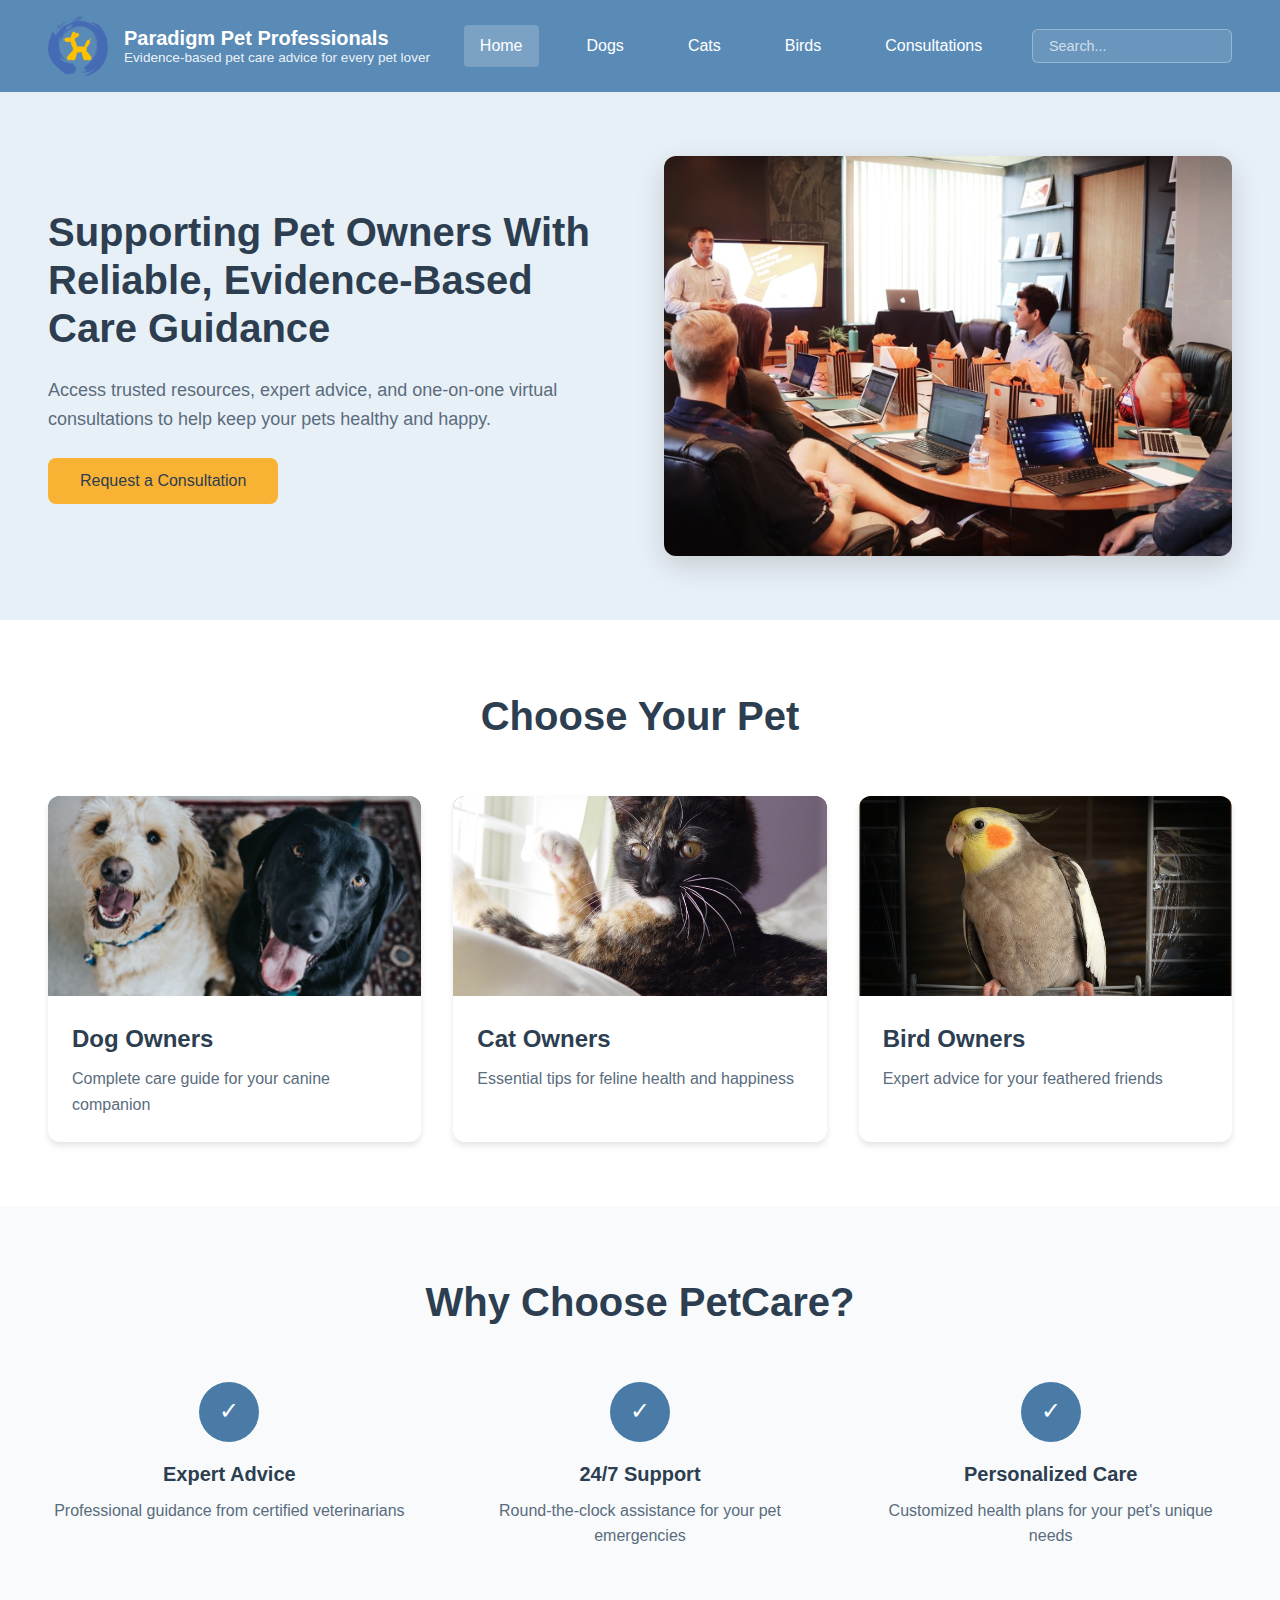
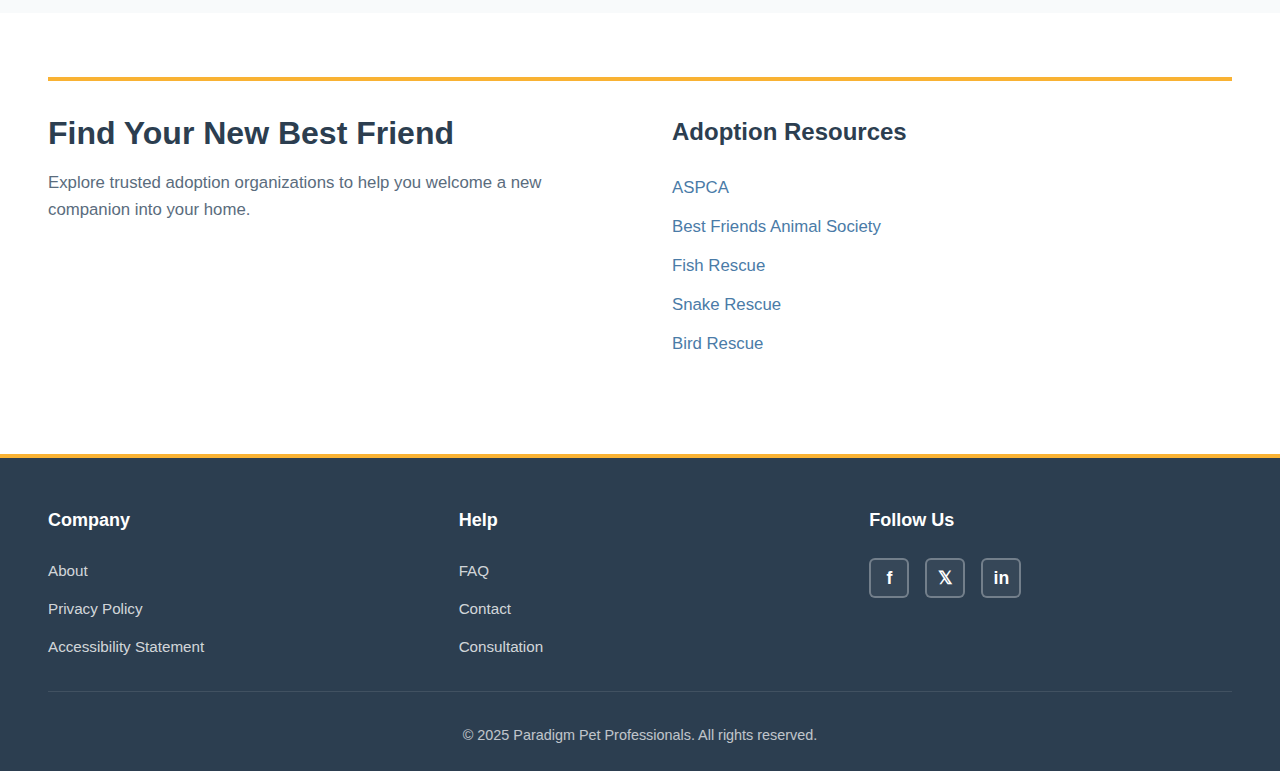
<file: index.html>
<!DOCTYPE html>
<html lang="en">
<head>
    <meta charset="UTF-8">
    <meta name="viewport" content="width=device-width, initial-scale=1.0">
    <title>Paradigm Pet Professionals - Home</title>
    <link rel="stylesheet" href="styles.css">
</head>
<body>
    <div class="page-container">
        <!-- Navigation -->
        <nav class="nav">
            <div class="nav-content">
                <div class="nav-left">
                    <div class="nav-logo">
                        <img src="images/logo.png" alt="Paradigm Pet Professionals Logo">
                    </div>
                    <div class="nav-brand-info">
                        <div class="nav-brand">Paradigm Pet Professionals</div>
                        <div class="nav-tagline">Evidence-based pet care advice for every pet lover</div>
                    </div>
                </div>
                <div class="nav-links">
                    <a href="index.html" class="nav-link active">Home</a>
                    <a href="dogs.html" class="nav-link">Dogs</a>
                    <a href="cats.html" class="nav-link">Cats</a>
                    <a href="birds.html" class="nav-link">Birds</a>
                    <a href="consultation.html" class="nav-link">Consultations</a>
                </div>
                <div class="nav-search">
                    <input type="text" class="nav-search-input" placeholder="Search...">
                </div>
            </div>
        </nav>

        <!-- Hero Section -->
        <section class="hero">
            <div class="hero-content">
                <div class="hero-text">
                    <h1 class="hero-title">Supporting Pet Owners With Reliable, Evidence-Based Care Guidance</h1>
                    <p class="hero-subtitle">Access trusted resources, expert advice, and one-on-one virtual consultations to help keep your pets healthy and happy.</p>
                    <div>
                        <button class="btn btn-primary" onclick="window.location.href='consultation.html'">
                            Request a Consultation
                        </button>
                    </div>
                </div>
                <div class="hero-image">
                    <img src="images/teams.png" alt="Team consultation meeting">
                </div>
            </div>
        </section>

        <!-- Pet Categories -->
        <section class="section">
            <div class="container">
                <h2 class="section-title">Choose Your Pet</h2>
                <div class="card-grid">
                    <!-- Dog Card -->
                    <div class="card card-clickable" onclick="window.location.href='dogs.html'">
                        <div class="card-image" style="background: linear-gradient(135deg, #4A7BA7 0%, #5A8BB7 100%);">
                            <div class="card-icon"> <img src="images/dog1.png" alt="dog picture"></div>
                        </div>
                        <div class="card-content">
                            <h3 class="card-title">Dog Owners</h3>
                            <p class="card-description">Complete care guide for your canine companion</p>
                        </div>
                    </div>

                    <!-- Cat Card -->
                    <div class="card card-clickable" onclick="window.location.href='cats.html'">
                        <div class="card-image" style="background: linear-gradient(135deg, #8B5A8E 0%, #9B6A9E 100%);">
                            <div class="card-icon"> <img src="images/cat1.png" alt="cat picture"></div>
                        </div>
                        <div class="card-content">
                            <h3 class="card-title">Cat Owners</h3>
                            <p class="card-description">Essential tips for feline health and happiness</p>
                        </div>
                    </div>

                    <!-- Bird Card -->
                    <div class="card card-clickable" onclick="window.location.href='birds.html'">
                        <div class="card-image" style="background: linear-gradient(135deg, #E67E22 0%, #F68E32 100%);">
                            <div class="card-icon"> <img src="images/bird.png" alt="bird image"></div>
                        </div>
                        <div class="card-content">
                            <h3 class="card-title">Bird Owners</h3>
                            <p class="card-description">Expert advice for your feathered friends</p>
                        </div>
                    </div>
                </div>
            </div>
        </section>

        <!-- Features Section -->
        <section class="section section-gray">
            <div class="container">
                <h2 class="section-title">Why Choose PetCare?</h2>
                <div class="feature-grid">
                    <div class="feature">
                        <div class="feature-icon">✓</div>
                        <h3 class="feature-title">Expert Advice</h3>
                        <p class="feature-description">Professional guidance from certified veterinarians</p>
                    </div>
                    <div class="feature">
                        <div class="feature-icon">✓</div>
                        <h3 class="feature-title">24/7 Support</h3>
                        <p class="feature-description">Round-the-clock assistance for your pet emergencies</p>
                    </div>
                    <div class="feature">
                        <div class="feature-icon">✓</div>
                        <h3 class="feature-title">Personalized Care</h3>
                        <p class="feature-description">Customized health plans for your pet's unique needs</p>
                    </div>
                </div>
            </div>
        </section>

        <!-- Adoption Resources Section -->
        <section class="section">
            <div class="container">
                <div class="adoption-section">
                    <div class="adoption-content">
                        <h2 class="adoption-title">Find Your New Best Friend</h2>
                        <p class="adoption-description">Explore trusted adoption organizations to help you welcome a new companion into your home.</p>
                    </div>
                    <div class="adoption-resources">
                        <h3 class="resources-title">Adoption Resources</h3>
                        <ul class="resources-list">
                            <li><a href="https://www.aspca.org" target="_blank" class="resource-link">ASPCA</a></li>
                            <li><a href="https://bestfriends.org" target="_blank" class="resource-link">Best Friends Animal Society</a></li>
                            <li><a href="https://www.fishrescue.org" target="_blank" class="resource-link">Fish Rescue</a></li>
                            <li><a href="https://www.snakerescue.org" target="_blank" class="resource-link">Snake Rescue</a></li>
                            <li><a href="https://www.birdrescue.org" target="_blank" class="resource-link">Bird Rescue</a></li>
                        </ul>
                    </div>
                </div>
            </div>
        </section>

        <!-- Footer -->
        <footer class="footer">
            <div class="container">
                <div class="footer-content">
                    <div class="footer-column">
                        <h3 class="footer-heading">Company</h3>
                        <ul class="footer-links">
                            <li><a href="#" class="footer-link">About</a></li>
                            <li><a href="#" class="footer-link">Privacy Policy</a></li>
                            <li><a href="#" class="footer-link">Accessibility Statement</a></li>
                        </ul>
                    </div>
                    <div class="footer-column">
                        <h3 class="footer-heading">Help</h3>
                        <ul class="footer-links">
                            <li><a href="#" class="footer-link">FAQ</a></li>
                            <li><a href="#" class="footer-link">Contact</a></li>
                            <li><a href="consultation.html" class="footer-link">Consultation</a></li>
                        </ul>
                    </div>
                    <div class="footer-column">
                        <h3 class="footer-heading">Follow Us</h3>
                        <div class="footer-social">
                            <a href="#" class="social-link" aria-label="Facebook">
                                <span class="social-icon">f</span>
                            </a>
                            <a href="#" class="social-link" aria-label="Twitter">
                                <span class="social-icon">𝕏</span>
                            </a>
                            <a href="#" class="social-link" aria-label="LinkedIn">
                                <span class="social-icon">in</span>
                            </a>
                        </div>
                    </div>
                </div>
                <div class="footer-bottom">
                    <p class="footer-text">© 2025 Paradigm Pet Professionals. All rights reserved.</p>
                </div>
            </div>
        </footer>
    </div>
</body>
</html>
</file>
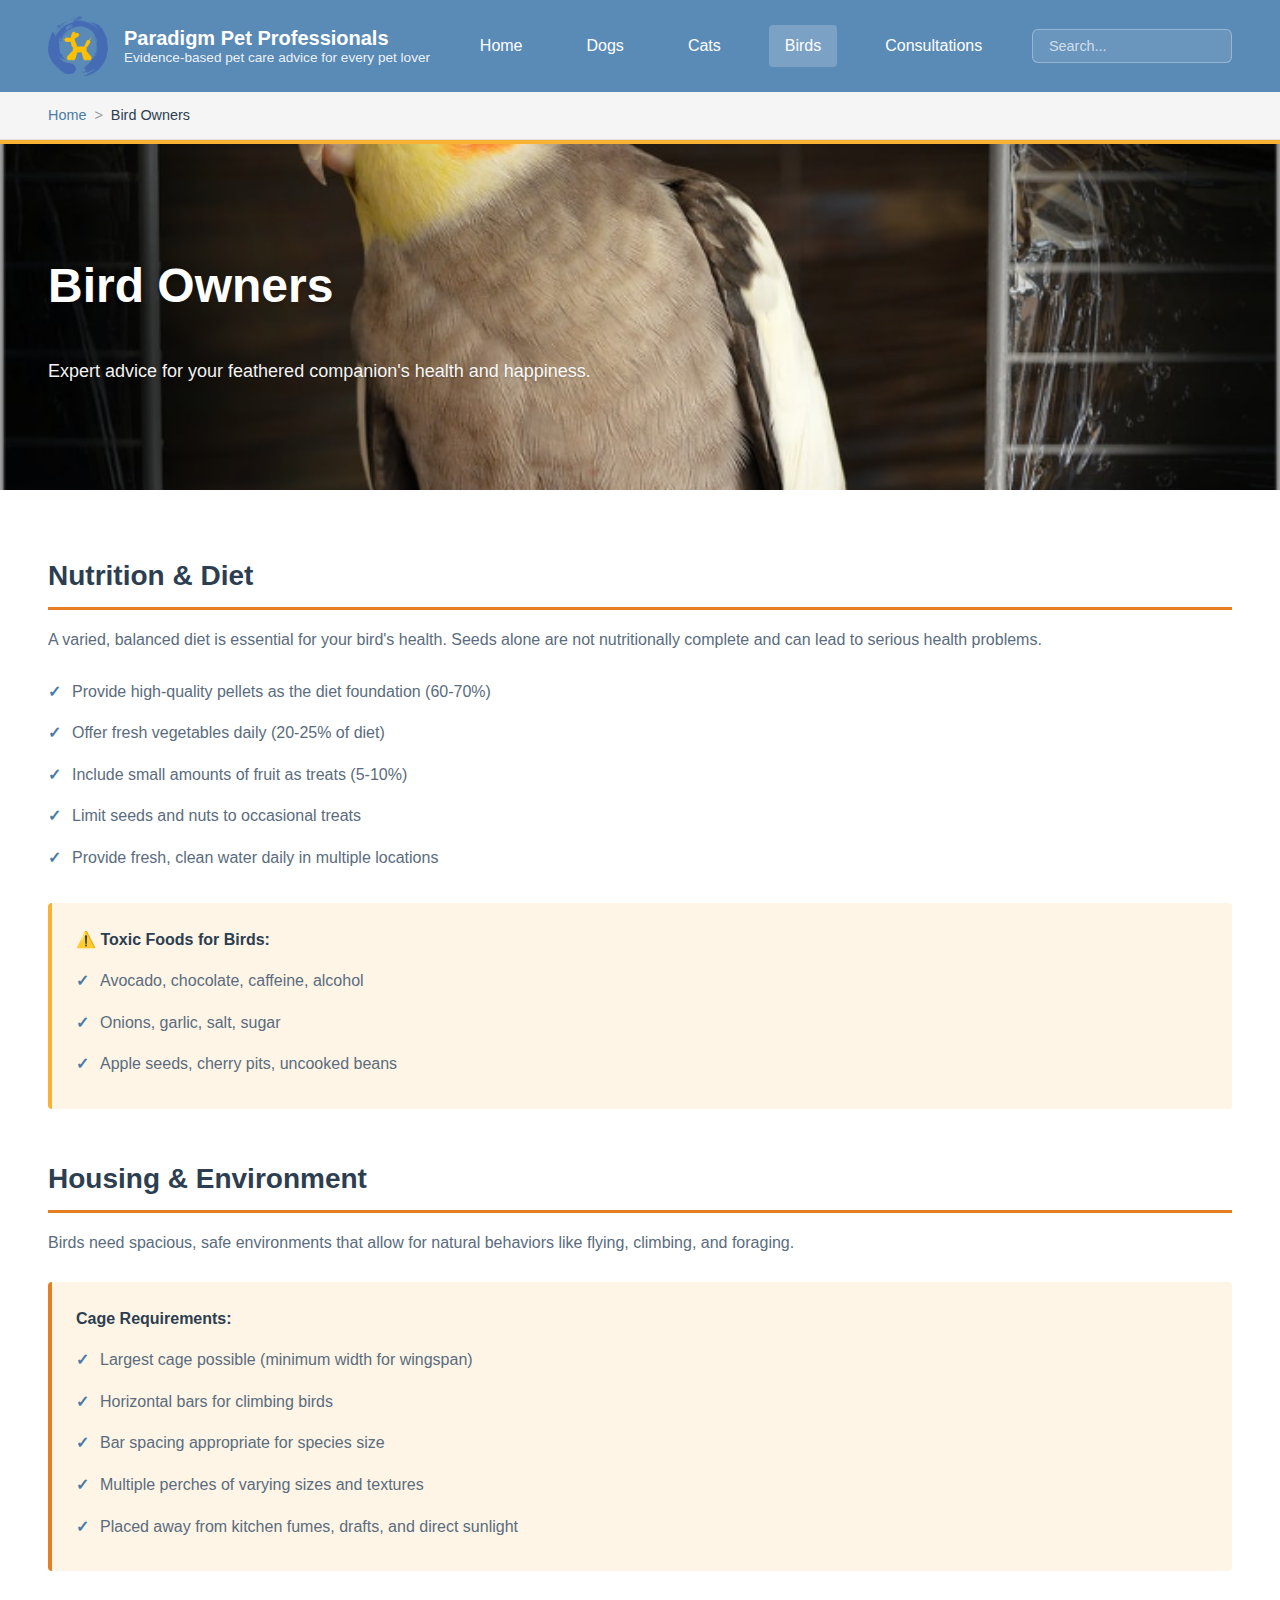
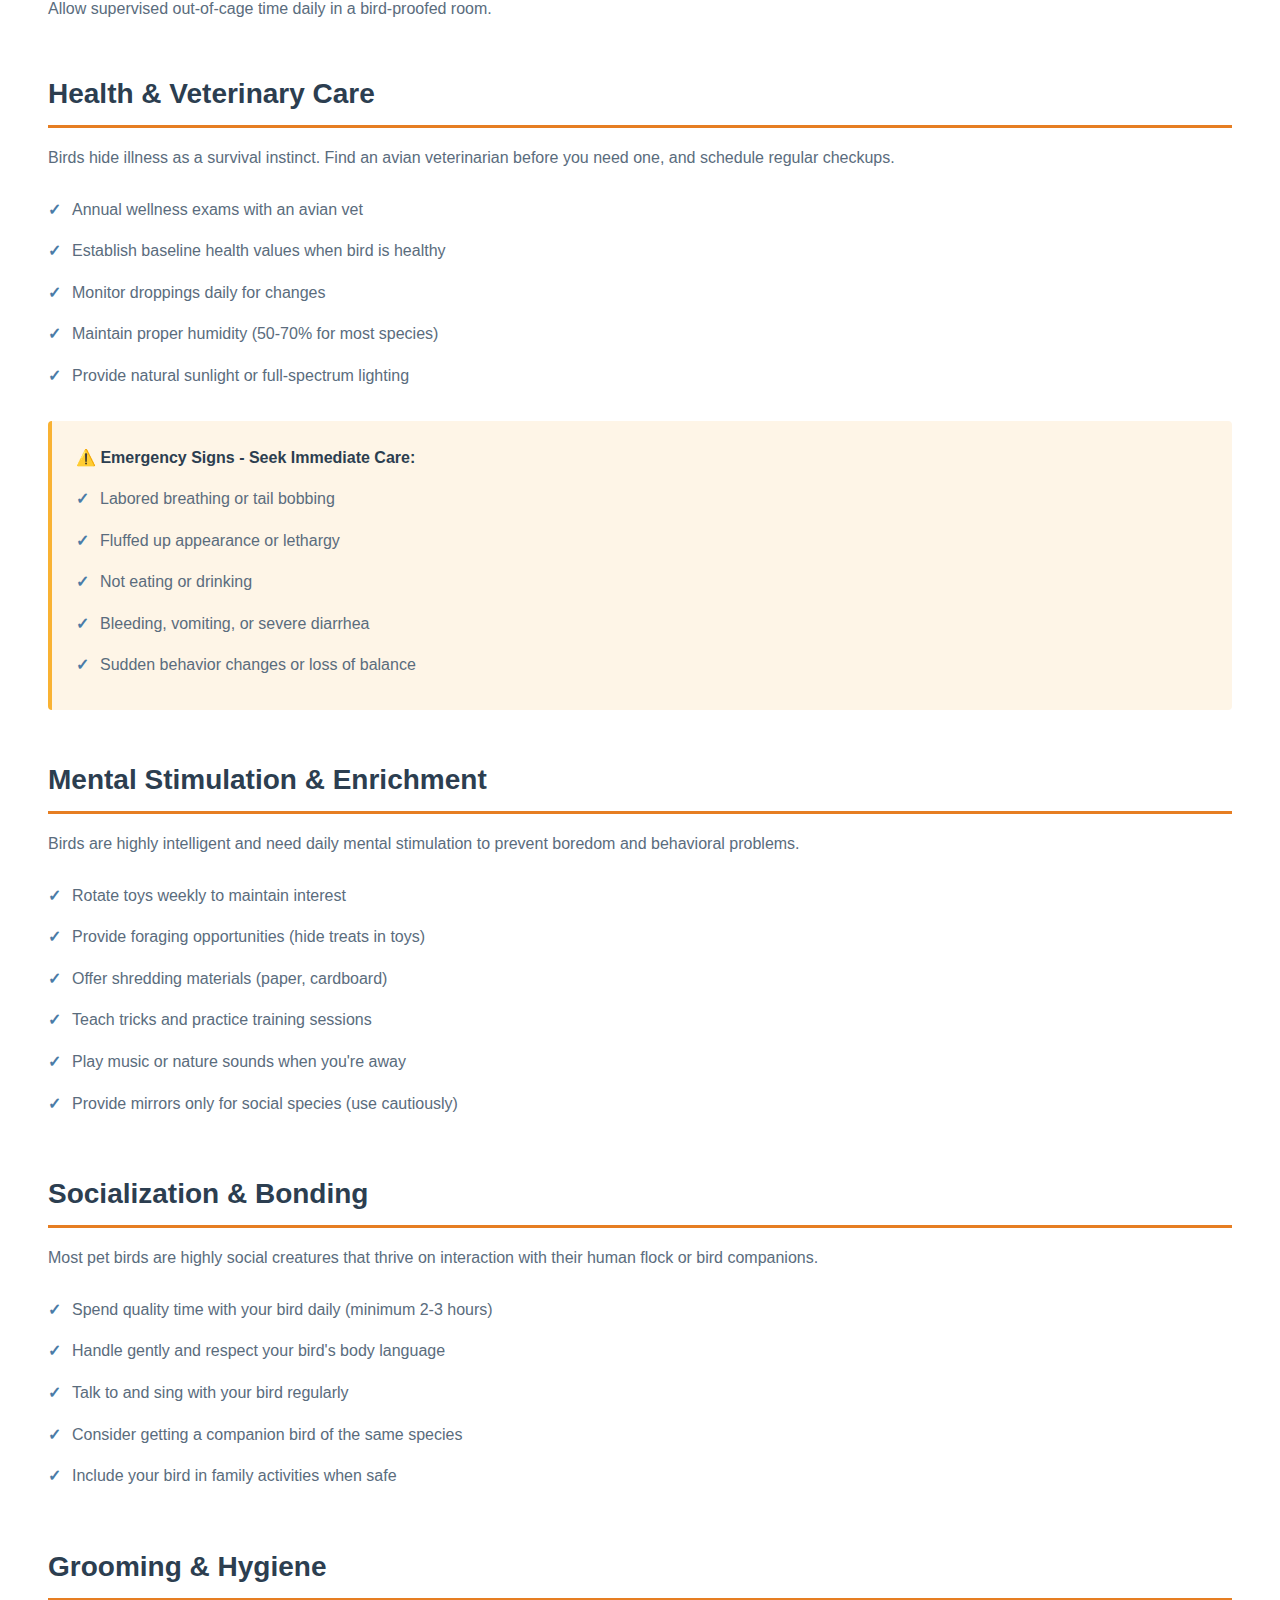
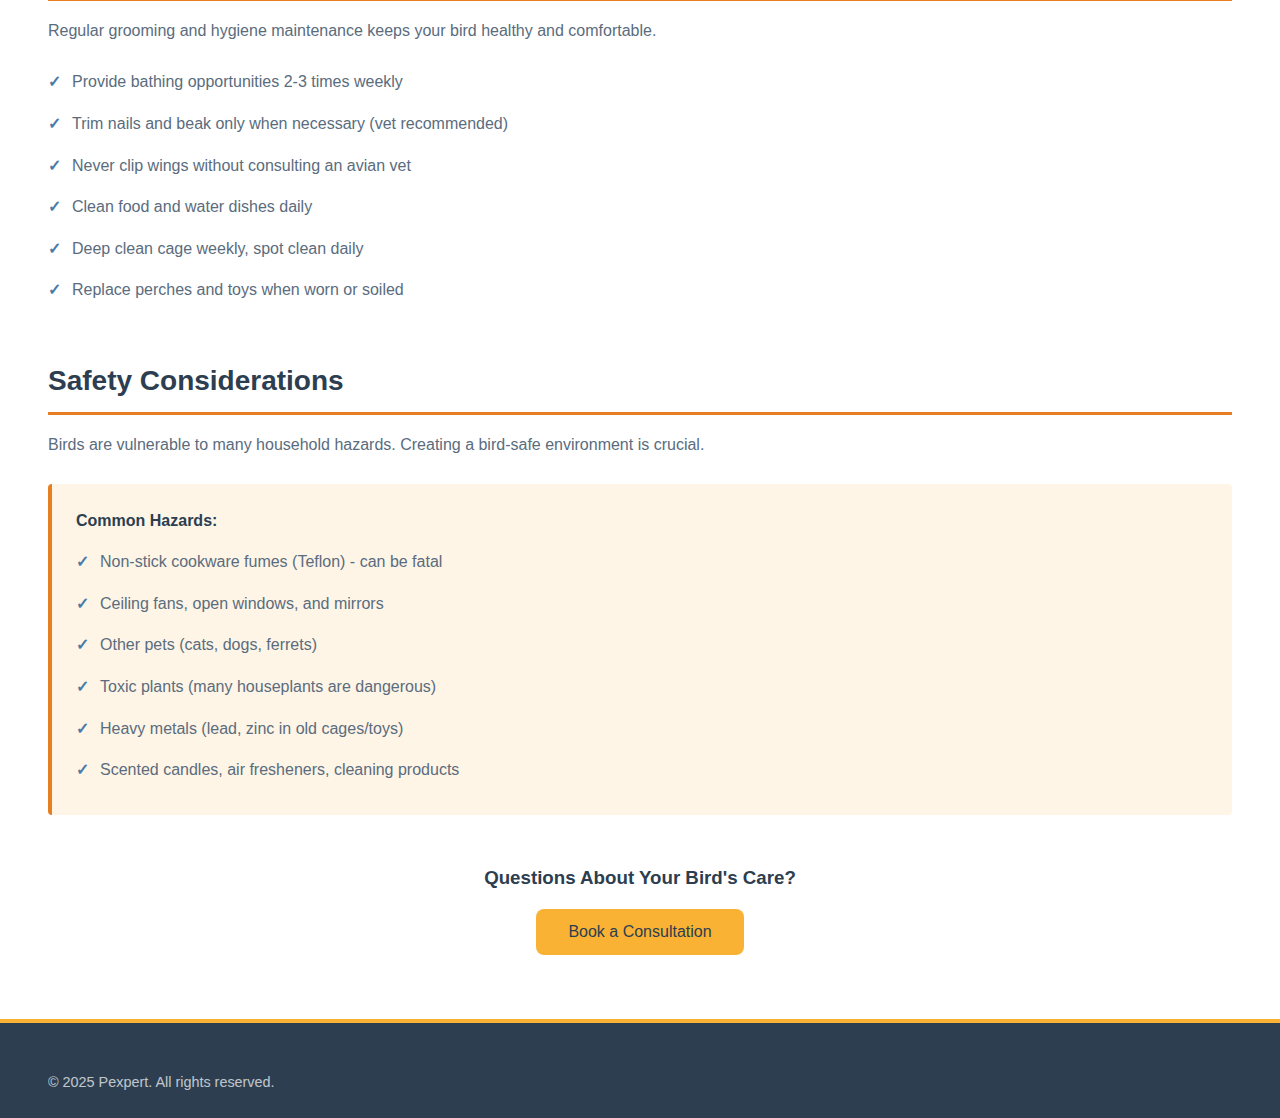
<file: birds.html>
<!DOCTYPE html>
<html lang="en">
<head>
    <meta charset="UTF-8">
    <meta name="viewport" content="width=device-width, initial-scale=1.0">
    <title>Bird Owners - PetCare</title>
    <link rel="stylesheet" href="styles.css">
</head>
<body>
    <div class="page-container">
        <!-- Navigation -->
        <nav class="nav">
            <div class="nav-content">
                <div class="nav-left">
                    <div class="nav-logo">
                        <img src="images/logo.png" alt="Paradigm Pet Professionals Logo">
                    </div>
                    <div class="nav-brand-info">
                        <div class="nav-brand">Paradigm Pet Professionals</div>
                        <div class="nav-tagline">Evidence-based pet care advice for every pet lover</div>
                    </div>
                </div>
                <div class="nav-links">
                    <a href="index.html" class="nav-link">Home</a>
                    <a href="dogs.html" class="nav-link">Dogs</a>
                    <a href="cats.html" class="nav-link">Cats</a>
                    <a href="birds.html" class="nav-link active">Birds</a>
                    <a href="consultation.html" class="nav-link">Consultations</a>
                </div>
                <div class="nav-search">
                    <input type="text" class="nav-search-input" placeholder="Search...">
                </div>
            </div>
        </nav>

        <!-- Breadcrumbs -->
        <nav class="breadcrumbs">
            <ul class="breadcrumbs-list">
                <li class="breadcrumb-item">
                    <a href="index.html" class="breadcrumb-link">Home</a>
                </li>
                <li class="breadcrumb-item">
                    <span class="breadcrumb-separator">></span>
                    <span class="breadcrumb-current">Bird Owners</span>
                </li>
            </ul>
        </nav>

        <!-- Page Header -->
        <header class="page-header page-header-bird">
            <div class="page-header-content">
                <h1 class="page-header-title">Bird Owners</h1>
                <p class="page-header-subtitle">Expert advice for your feathered companion's health and happiness.</p>
            </div>
        </header>

        <!-- Main Content -->
        <section class="section">
            <div class="container">
                <!-- Nutrition Section -->
                <div class="content-section">
                    <h2 class="content-title" style="border-color: #E67E22;">Nutrition & Diet</h2>
                    <p class="content-text">
                        A varied, balanced diet is essential for your bird's health. Seeds alone are not nutritionally complete and can lead to serious health problems.
                    </p>
                    <ul class="content-list">
                        <li>Provide high-quality pellets as the diet foundation (60-70%)</li>
                        <li>Offer fresh vegetables daily (20-25% of diet)</li>
                        <li>Include small amounts of fruit as treats (5-10%)</li>
                        <li>Limit seeds and nuts to occasional treats</li>
                        <li>Provide fresh, clean water daily in multiple locations</li>
                    </ul>
                    <div class="warning-box">
                        <div class="info-box-title">⚠️ Toxic Foods for Birds:</div>
                        <ul class="content-list">
                            <li>Avocado, chocolate, caffeine, alcohol</li>
                            <li>Onions, garlic, salt, sugar</li>
                            <li>Apple seeds, cherry pits, uncooked beans</li>
                        </ul>
                    </div>
                </div>

                <!-- Housing Section -->
                <div class="content-section">
                    <h2 class="content-title" style="border-color: #E67E22;">Housing & Environment</h2>
                    <p class="content-text">
                        Birds need spacious, safe environments that allow for natural behaviors like flying, climbing, and foraging.
                    </p>
                    <div class="info-box" style="border-color: #E67E22; background-color: #FEF5E7;">
                        <div class="info-box-title">Cage Requirements:</div>
                        <ul class="content-list">
                            <li>Largest cage possible (minimum width for wingspan)</li>
                            <li>Horizontal bars for climbing birds</li>
                            <li>Bar spacing appropriate for species size</li>
                            <li>Multiple perches of varying sizes and textures</li>
                            <li>Placed away from kitchen fumes, drafts, and direct sunlight</li>
                        </ul>
                    </div>
                    <p class="content-text">
                        Allow supervised out-of-cage time daily in a bird-proofed room.
                    </p>
                </div>

                <!-- Health Care Section -->
                <div class="content-section">
                    <h2 class="content-title" style="border-color: #E67E22;">Health & Veterinary Care</h2>
                    <p class="content-text">
                        Birds hide illness as a survival instinct. Find an avian veterinarian before you need one, and schedule regular checkups.
                    </p>
                    <ul class="content-list">
                        <li>Annual wellness exams with an avian vet</li>
                        <li>Establish baseline health values when bird is healthy</li>
                        <li>Monitor droppings daily for changes</li>
                        <li>Maintain proper humidity (50-70% for most species)</li>
                        <li>Provide natural sunlight or full-spectrum lighting</li>
                    </ul>
                    <div class="warning-box">
                        <div class="info-box-title">⚠️ Emergency Signs - Seek Immediate Care:</div>
                        <ul class="content-list">
                            <li>Labored breathing or tail bobbing</li>
                            <li>Fluffed up appearance or lethargy</li>
                            <li>Not eating or drinking</li>
                            <li>Bleeding, vomiting, or severe diarrhea</li>
                            <li>Sudden behavior changes or loss of balance</li>
                        </ul>
                    </div>
                </div>

                <!-- Enrichment Section -->
                <div class="content-section">
                    <h2 class="content-title" style="border-color: #E67E22;">Mental Stimulation & Enrichment</h2>
                    <p class="content-text">
                        Birds are highly intelligent and need daily mental stimulation to prevent boredom and behavioral problems.
                    </p>
                    <ul class="content-list">
                        <li>Rotate toys weekly to maintain interest</li>
                        <li>Provide foraging opportunities (hide treats in toys)</li>
                        <li>Offer shredding materials (paper, cardboard)</li>
                        <li>Teach tricks and practice training sessions</li>
                        <li>Play music or nature sounds when you're away</li>
                        <li>Provide mirrors only for social species (use cautiously)</li>
                    </ul>
                </div>

                <!-- Social Needs Section -->
                <div class="content-section">
                    <h2 class="content-title" style="border-color: #E67E22;">Socialization & Bonding</h2>
                    <p class="content-text">
                        Most pet birds are highly social creatures that thrive on interaction with their human flock or bird companions.
                    </p>
                    <ul class="content-list">
                        <li>Spend quality time with your bird daily (minimum 2-3 hours)</li>
                        <li>Handle gently and respect your bird's body language</li>
                        <li>Talk to and sing with your bird regularly</li>
                        <li>Consider getting a companion bird of the same species</li>
                        <li>Include your bird in family activities when safe</li>
                    </ul>
                </div>

                <!-- Grooming Section -->
                <div class="content-section">
                    <h2 class="content-title" style="border-color: #E67E22;">Grooming & Hygiene</h2>
                    <p class="content-text">
                        Regular grooming and hygiene maintenance keeps your bird healthy and comfortable.
                    </p>
                    <ul class="content-list">
                        <li>Provide bathing opportunities 2-3 times weekly</li>
                        <li>Trim nails and beak only when necessary (vet recommended)</li>
                        <li>Never clip wings without consulting an avian vet</li>
                        <li>Clean food and water dishes daily</li>
                        <li>Deep clean cage weekly, spot clean daily</li>
                        <li>Replace perches and toys when worn or soiled</li>
                    </ul>
                </div>

                <!-- Safety Section -->
                <div class="content-section">
                    <h2 class="content-title" style="border-color: #E67E22;">Safety Considerations</h2>
                    <p class="content-text">
                        Birds are vulnerable to many household hazards. Creating a bird-safe environment is crucial.
                    </p>
                    <div class="info-box" style="border-color: #E67E22; background-color: #FEF5E7;">
                        <div class="info-box-title">Common Hazards:</div>
                        <ul class="content-list">
                            <li>Non-stick cookware fumes (Teflon) - can be fatal</li>
                            <li>Ceiling fans, open windows, and mirrors</li>
                            <li>Other pets (cats, dogs, ferrets)</li>
                            <li>Toxic plants (many houseplants are dangerous)</li>
                            <li>Heavy metals (lead, zinc in old cages/toys)</li>
                            <li>Scented candles, air fresheners, cleaning products</li>
                        </ul>
                    </div>
                </div>

                <!-- CTA Section -->
                <div style="text-align: center; margin-top: 3rem;">
                    <h3 style="margin-bottom: 1rem; color: #2C3E50;">Questions About Your Bird's Care?</h3>
                    <button class="btn btn-primary" onclick="window.location.href='consultation.html'">
                        Book a Consultation
                    </button>
                </div>
            </div>
        </section>

        <!-- Footer -->
        <footer class="footer">
            <div class="container">
                <p class="footer-text">© 2025 Pexpert. All rights reserved.</p>
            </div>
        </footer>
    </div>
</body>
</html>
</file>
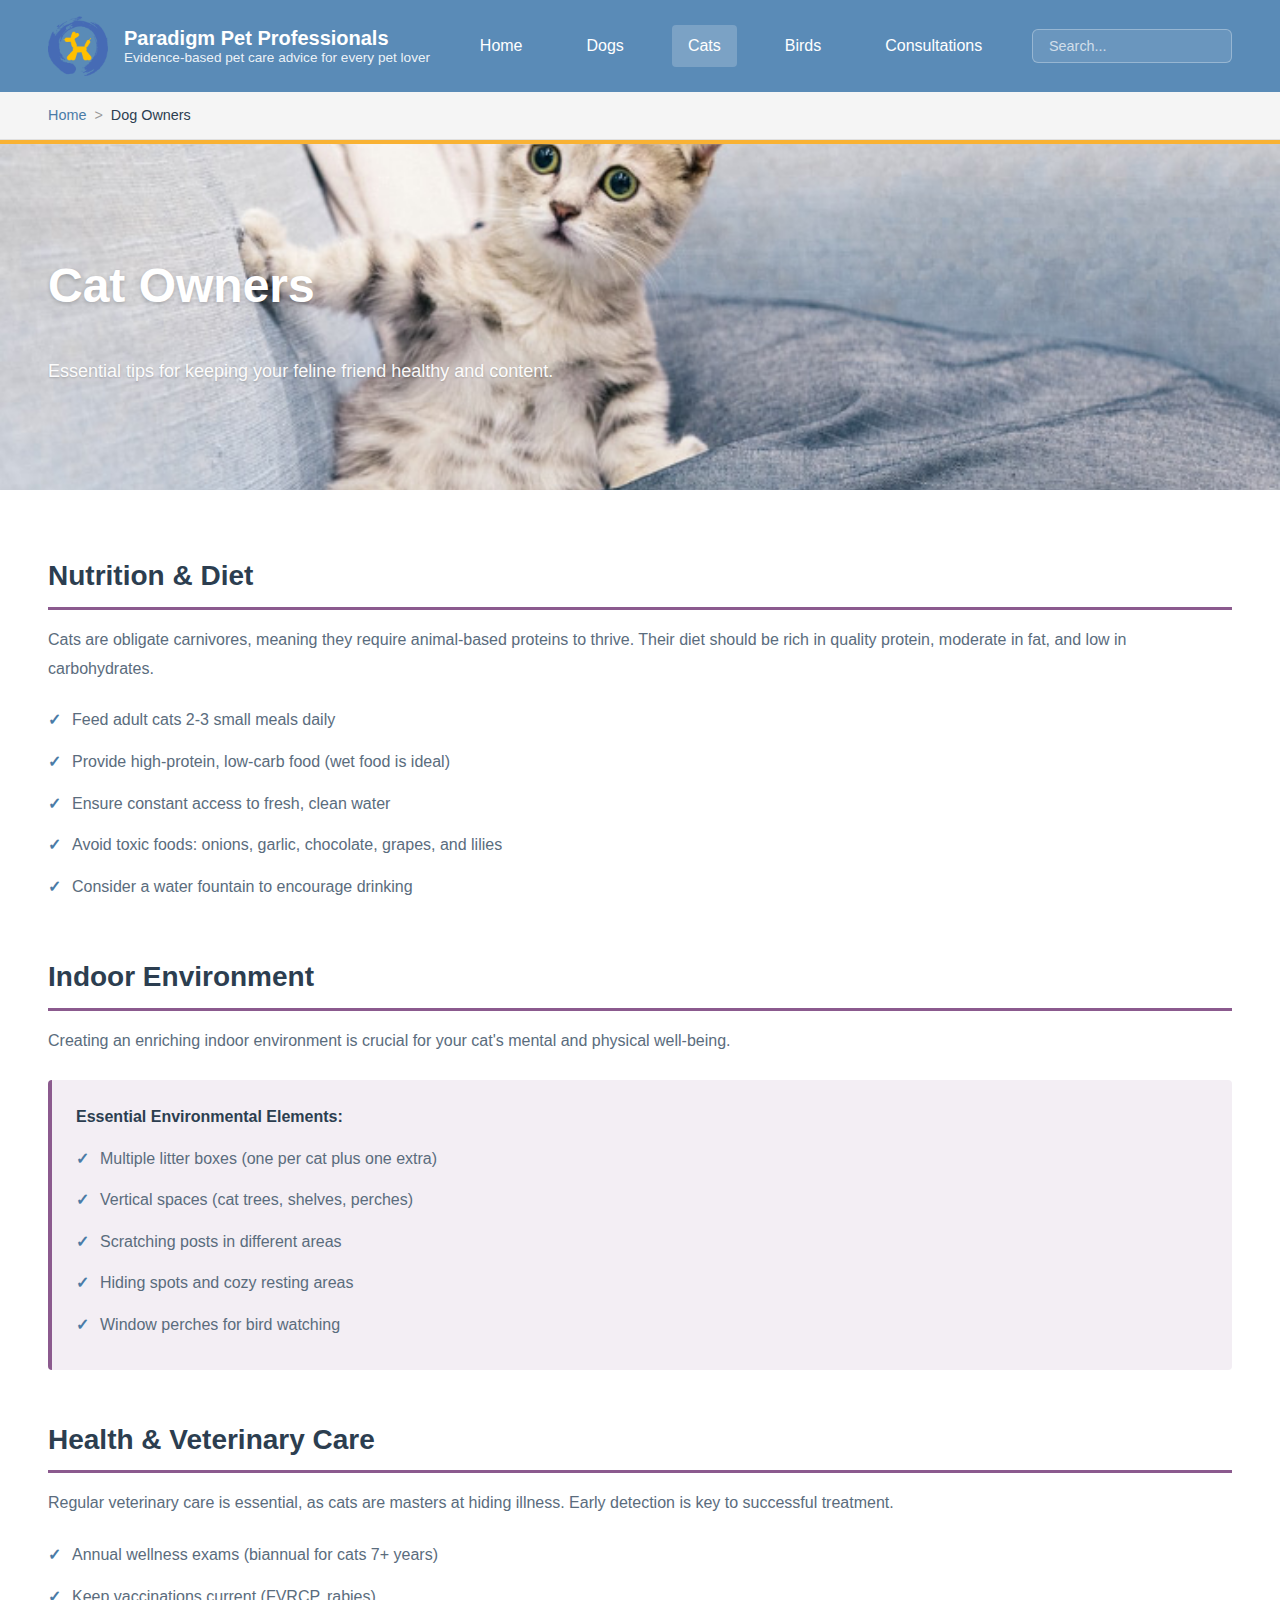
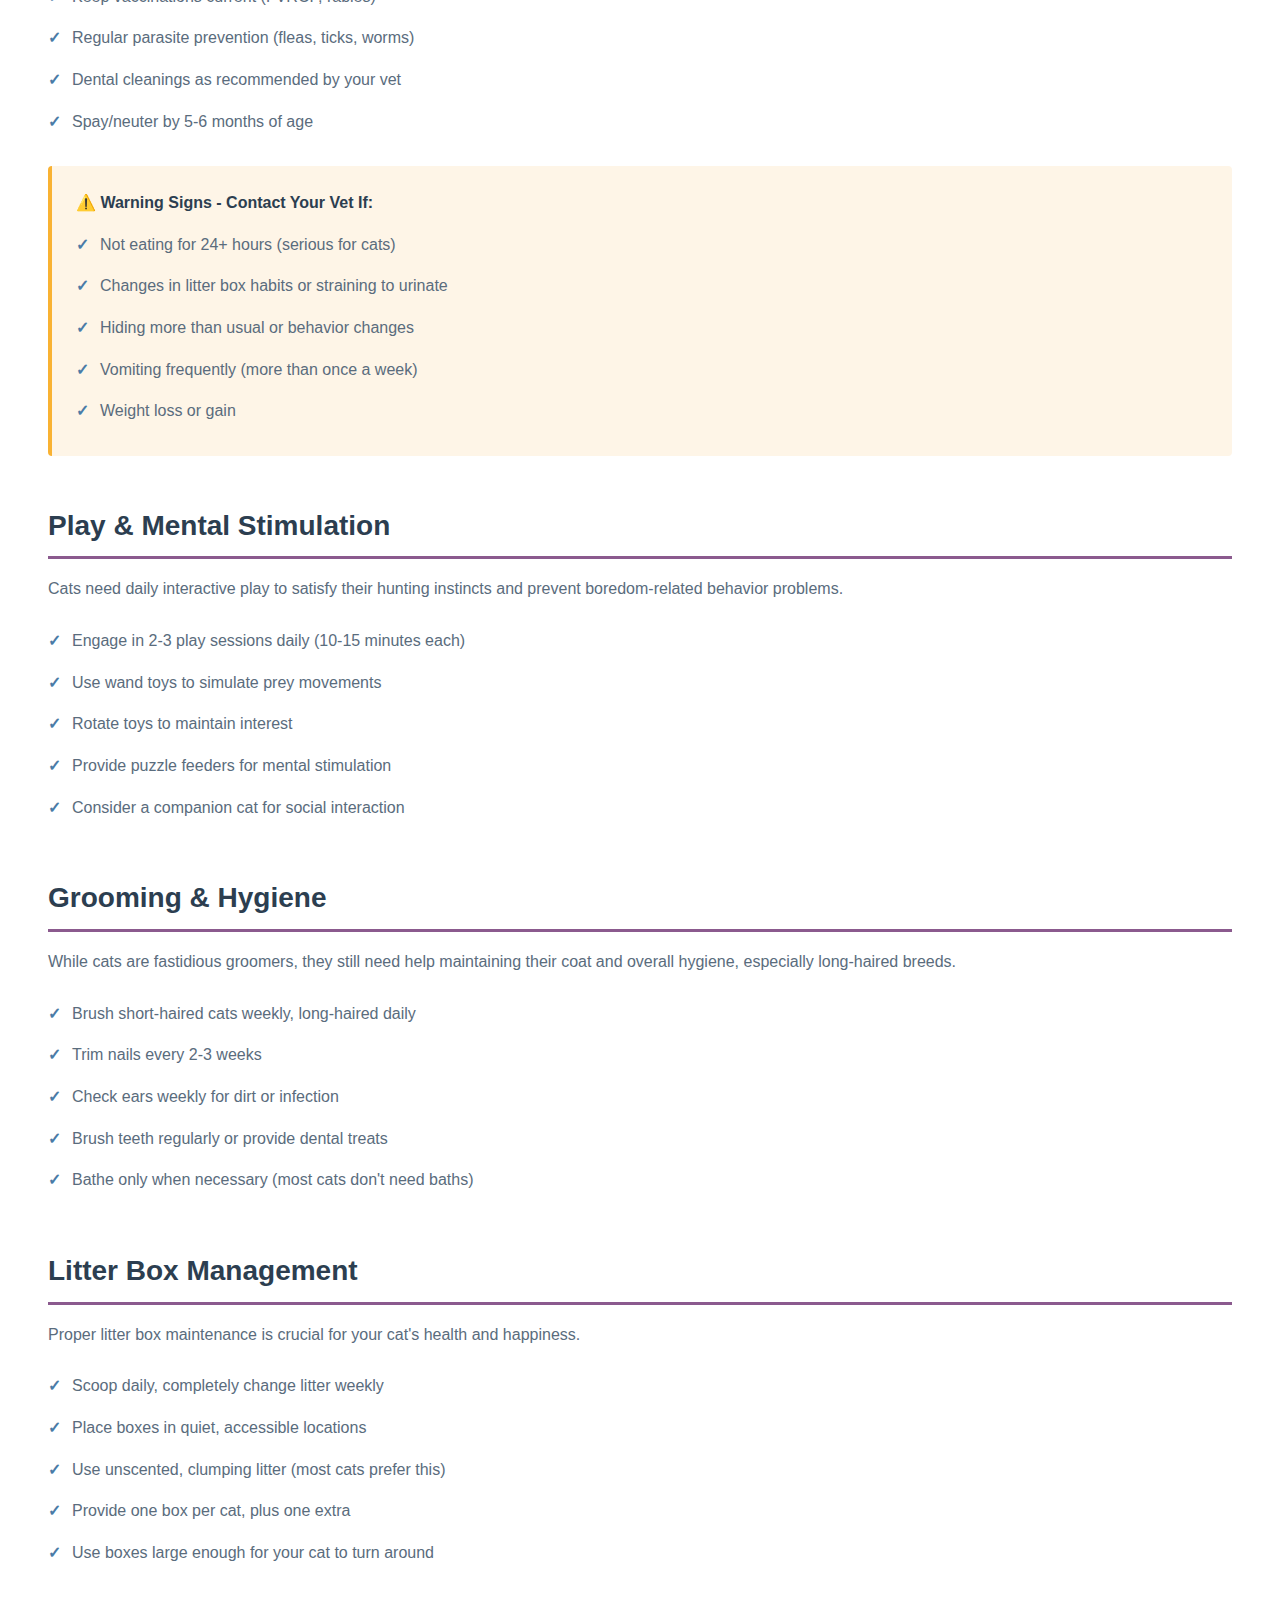
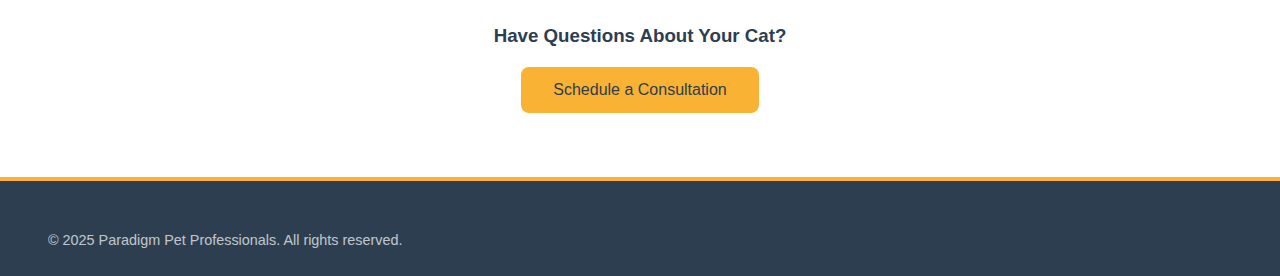
<file: cats.html>
<!DOCTYPE html>
<html lang="en">
<head>
    <meta charset="UTF-8">
    <meta name="viewport" content="width=device-width, initial-scale=1.0">
    <title>Cat Owners - Paradigm Pet Professionals</title>
    <link rel="stylesheet" href="styles.css">
</head>
<body>
    <div class="page-container">
        <!-- Navigation -->
        <nav class="nav">
            <div class="nav-content">
                <div class="nav-left">
                    <div class="nav-logo">
                        <img src="images/logo.png" alt="Paradigm Pet Professionals Logo">
                    </div>
                    <div class="nav-brand-info">
                        <div class="nav-brand">Paradigm Pet Professionals</div>
                        <div class="nav-tagline">Evidence-based pet care advice for every pet lover</div>
                    </div>
                </div>
                <div class="nav-links">
                    <a href="index.html" class="nav-link">Home</a>
                    <a href="dogs.html" class="nav-link">Dogs</a>
                    <a href="cats.html" class="nav-link active">Cats</a>
                    <a href="birds.html" class="nav-link">Birds</a>
                    <a href="consultation.html" class="nav-link">Consultations</a>
                </div>
                    <div class="nav-search">
                        <input type="text" class="nav-search-input" placeholder="Search...">
                    </div>
            </div>
        </nav>
        <!-- Breadcrumbs -->
        <nav class="breadcrumbs">
            <ul class="breadcrumbs-list">
                <li class="breadcrumb-item">
                    <a href="index.html" class="breadcrumb-link">Home</a>
                </li>
                <li class="breadcrumb-item">
                    <span class="breadcrumb-separator">></span>
                    <span class="breadcrumb-current">Dog Owners</span>
                </li>
            </ul>
        </nav>
        <!-- Page Header -->
        <header class="page-header page-header-cat">
            <div class="page-header-content">
                <h1 class="page-header-title">Cat Owners</h1>
                <p class="page-header-subtitle">Essential tips for keeping your feline friend healthy and content.</p>
            </div>
        </header>

        <!-- Main Content -->
        <section class="section">
            <div class="container">
                <!-- Nutrition Section -->
                <div class="content-section">
                    <h2 class="content-title" style="border-color: #8B5A8E;">Nutrition & Diet</h2>
                    <p class="content-text">
                        Cats are obligate carnivores, meaning they require animal-based proteins to thrive. Their diet should be rich in quality protein, moderate in fat, and low in carbohydrates.
                    </p>
                    <ul class="content-list">
                        <li>Feed adult cats 2-3 small meals daily</li>
                        <li>Provide high-protein, low-carb food (wet food is ideal)</li>
                        <li>Ensure constant access to fresh, clean water</li>
                        <li>Avoid toxic foods: onions, garlic, chocolate, grapes, and lilies</li>
                        <li>Consider a water fountain to encourage drinking</li>
                    </ul>
                </div>

                <!-- Environment Section -->
                <div class="content-section">
                    <h2 class="content-title" style="border-color: #8B5A8E;">Indoor Environment</h2>
                    <p class="content-text">
                        Creating an enriching indoor environment is crucial for your cat's mental and physical well-being.
                    </p>
                    <div class="info-box" style="border-color: #8B5A8E; background-color: #F3EEF4;">
                        <div class="info-box-title">Essential Environmental Elements:</div>
                        <ul class="content-list">
                            <li>Multiple litter boxes (one per cat plus one extra)</li>
                            <li>Vertical spaces (cat trees, shelves, perches)</li>
                            <li>Scratching posts in different areas</li>
                            <li>Hiding spots and cozy resting areas</li>
                            <li>Window perches for bird watching</li>
                        </ul>
                    </div>
                </div>

                <!-- Health Care Section -->
                <div class="content-section">
                    <h2 class="content-title" style="border-color: #8B5A8E;">Health & Veterinary Care</h2>
                    <p class="content-text">
                        Regular veterinary care is essential, as cats are masters at hiding illness. Early detection is key to successful treatment.
                    </p>
                    <ul class="content-list">
                        <li>Annual wellness exams (biannual for cats 7+ years)</li>
                        <li>Keep vaccinations current (FVRCP, rabies)</li>
                        <li>Regular parasite prevention (fleas, ticks, worms)</li>
                        <li>Dental cleanings as recommended by your vet</li>
                        <li>Spay/neuter by 5-6 months of age</li>
                    </ul>
                    <div class="warning-box">
                        <div class="info-box-title">⚠️ Warning Signs - Contact Your Vet If:</div>
                        <ul class="content-list">
                            <li>Not eating for 24+ hours (serious for cats)</li>
                            <li>Changes in litter box habits or straining to urinate</li>
                            <li>Hiding more than usual or behavior changes</li>
                            <li>Vomiting frequently (more than once a week)</li>
                            <li>Weight loss or gain</li>
                        </ul>
                    </div>
                </div>

                <!-- Play & Enrichment Section -->
                <div class="content-section">
                    <h2 class="content-title" style="border-color: #8B5A8E;">Play & Mental Stimulation</h2>
                    <p class="content-text">
                        Cats need daily interactive play to satisfy their hunting instincts and prevent boredom-related behavior problems.
                    </p>
                    <ul class="content-list">
                        <li>Engage in 2-3 play sessions daily (10-15 minutes each)</li>
                        <li>Use wand toys to simulate prey movements</li>
                        <li>Rotate toys to maintain interest</li>
                        <li>Provide puzzle feeders for mental stimulation</li>
                        <li>Consider a companion cat for social interaction</li>
                    </ul>
                </div>

                <!-- Grooming Section -->
                <div class="content-section">
                    <h2 class="content-title" style="border-color: #8B5A8E;">Grooming & Hygiene</h2>
                    <p class="content-text">
                        While cats are fastidious groomers, they still need help maintaining their coat and overall hygiene, especially long-haired breeds.
                    </p>
                    <ul class="content-list">
                        <li>Brush short-haired cats weekly, long-haired daily</li>
                        <li>Trim nails every 2-3 weeks</li>
                        <li>Check ears weekly for dirt or infection</li>
                        <li>Brush teeth regularly or provide dental treats</li>
                        <li>Bathe only when necessary (most cats don't need baths)</li>
                    </ul>
                </div>

                <!-- Litter Box Section -->
                <div class="content-section">
                    <h2 class="content-title" style="border-color: #8B5A8E;">Litter Box Management</h2>
                    <p class="content-text">
                        Proper litter box maintenance is crucial for your cat's health and happiness.
                    </p>
                    <ul class="content-list">
                        <li>Scoop daily, completely change litter weekly</li>
                        <li>Place boxes in quiet, accessible locations</li>
                        <li>Use unscented, clumping litter (most cats prefer this)</li>
                        <li>Provide one box per cat, plus one extra</li>
                        <li>Use boxes large enough for your cat to turn around</li>
                    </ul>
                </div>

                <!-- CTA Section -->
                <div style="text-align: center; margin-top: 3rem;">
                    <h3 style="margin-bottom: 1rem; color: #2C3E50;">Have Questions About Your Cat?</h3>
                    <button class="btn btn-primary" onclick="window.location.href='consultation.html'">
                        Schedule a Consultation
                    </button>
                </div>
            </div>
        </section>

        <!-- Footer -->
        <footer class="footer">
            <div class="container">
                <p class="footer-text">© 2025 Paradigm Pet Professionals. All rights reserved.</p>
            </div>
        </footer>
    </div>
</body>
</html>
</file>
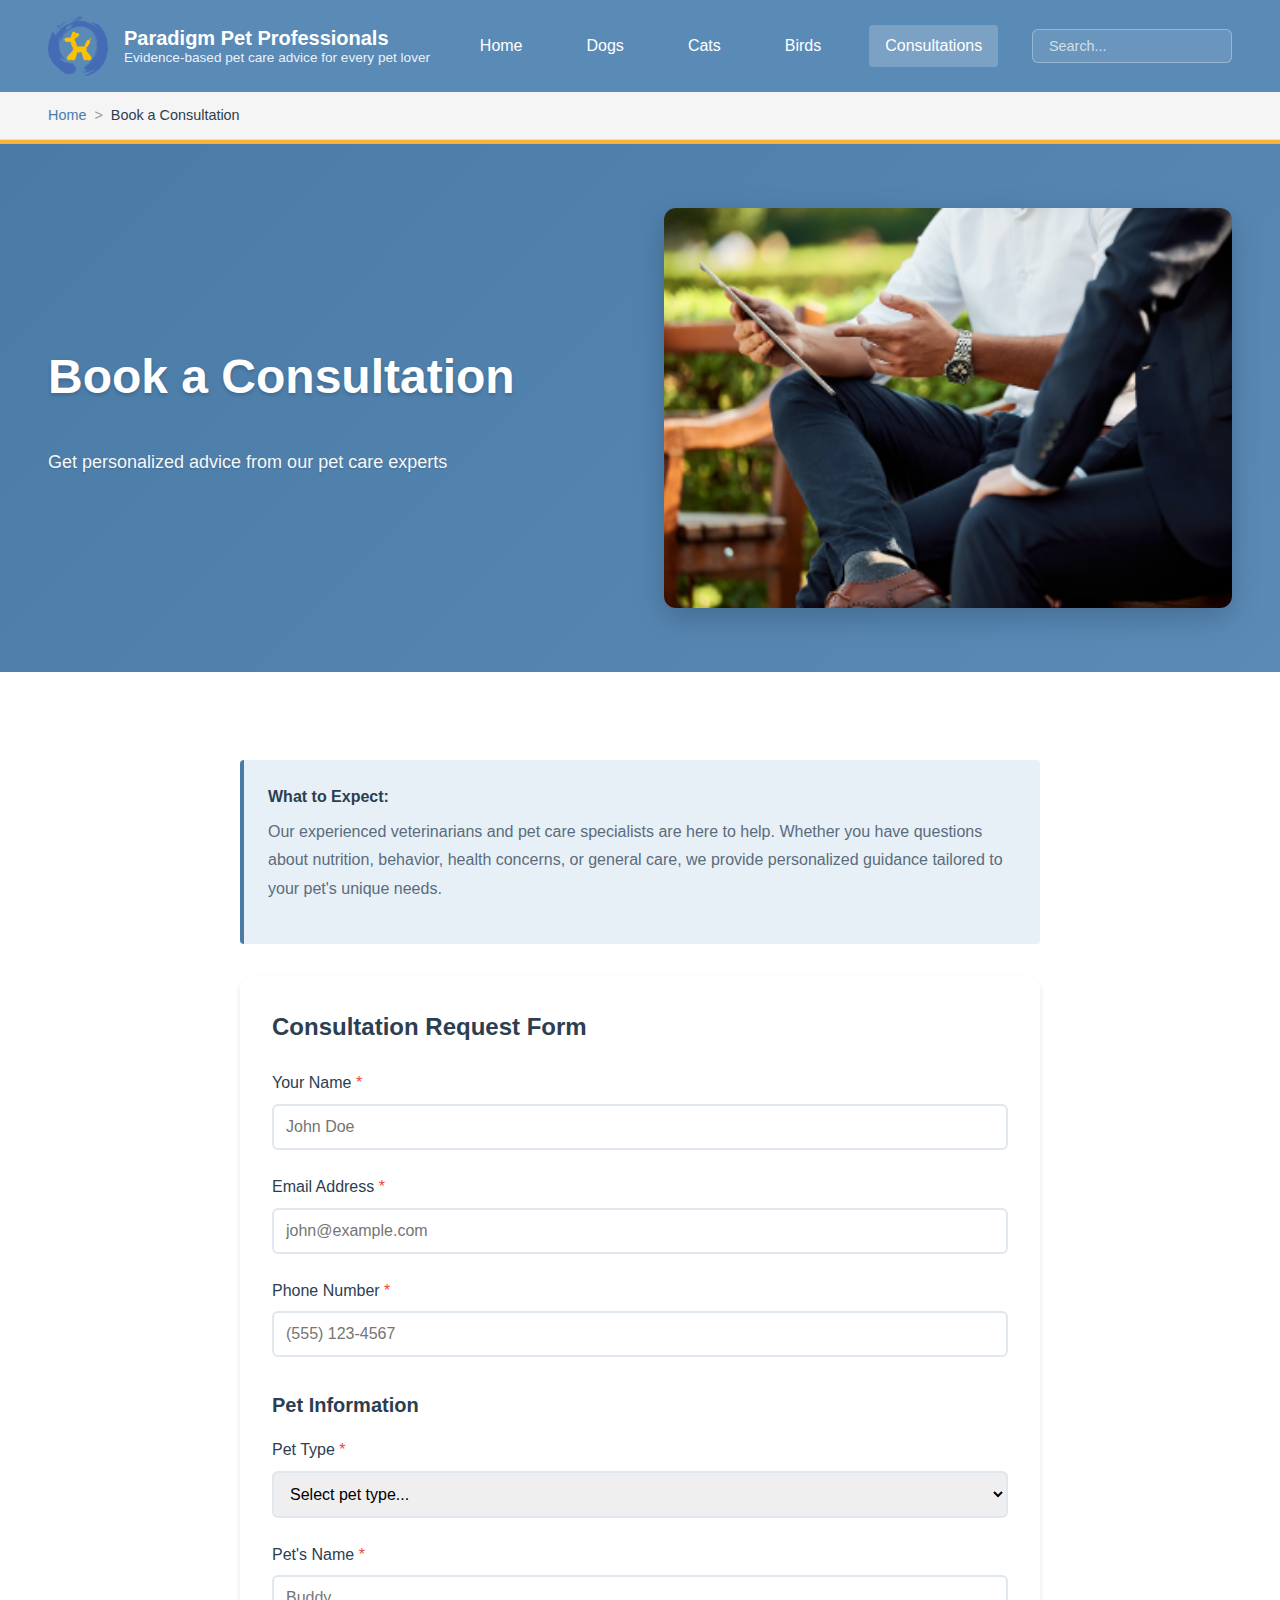
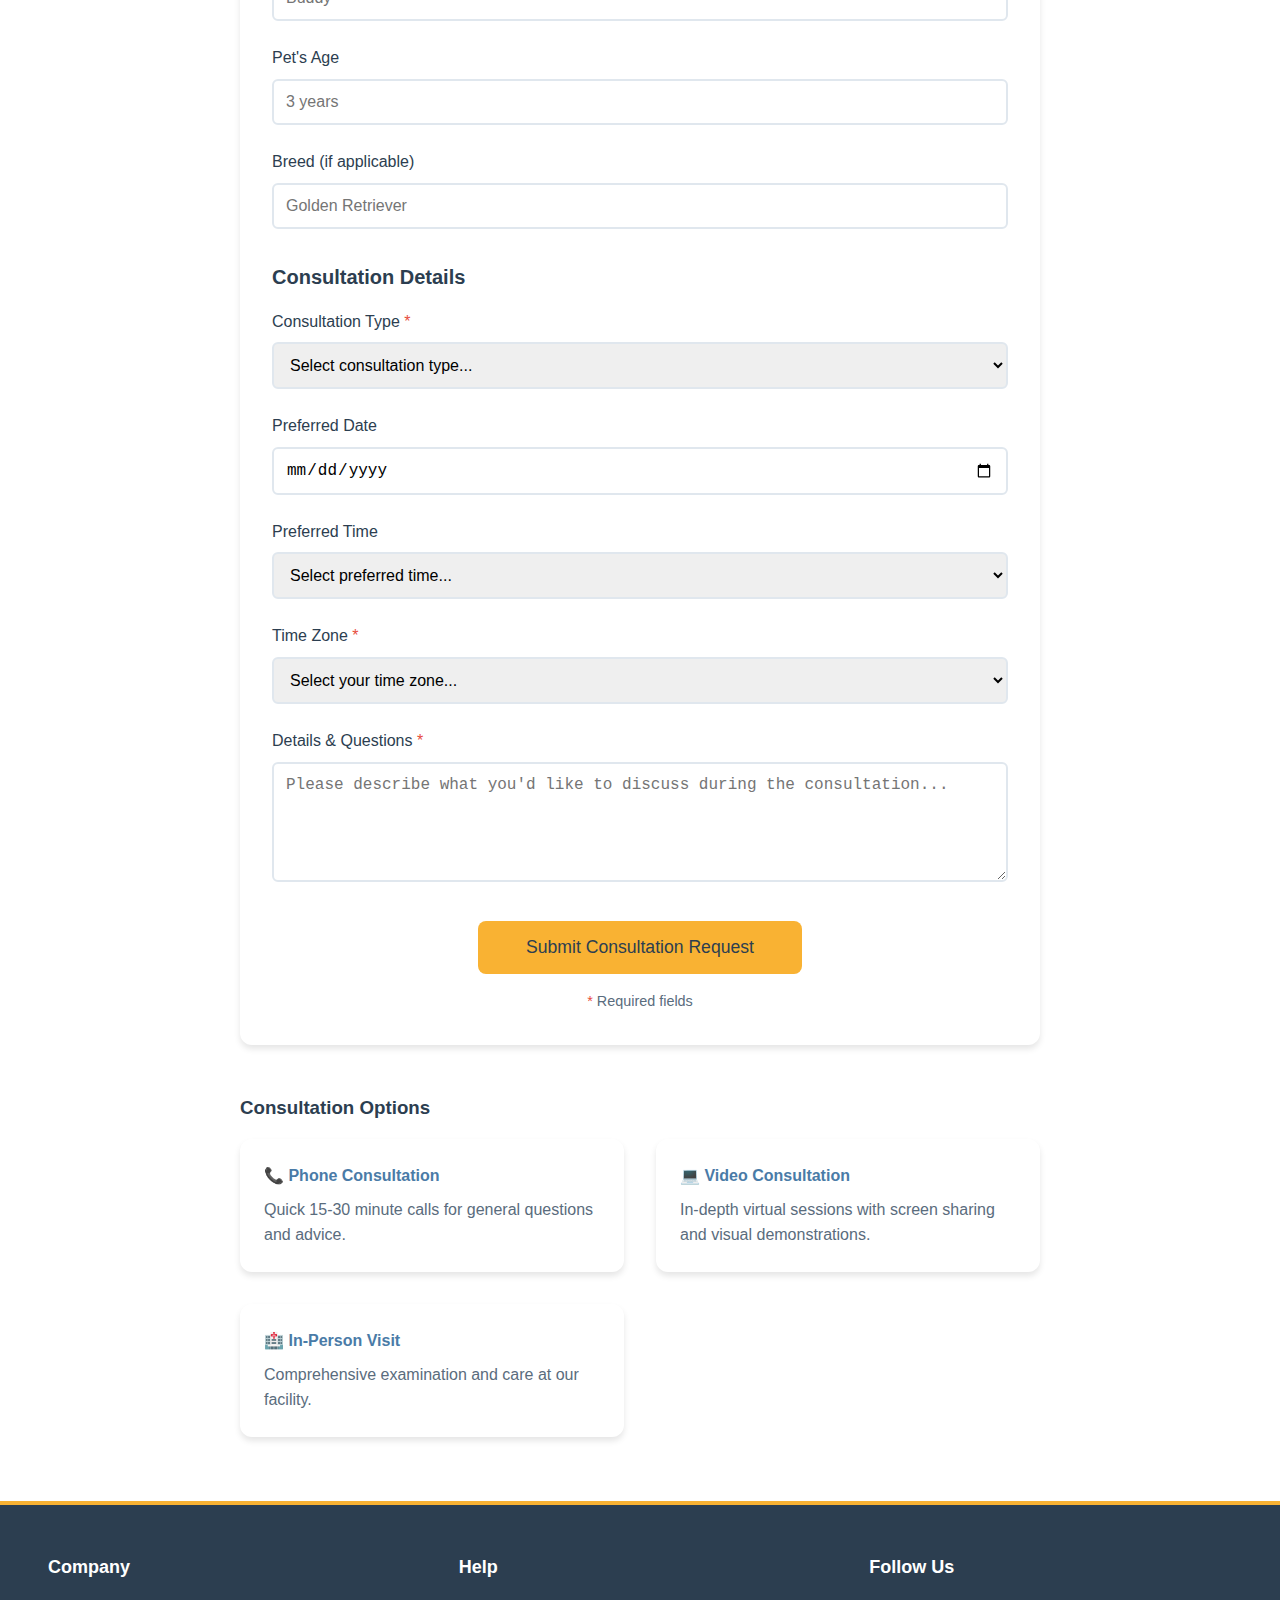
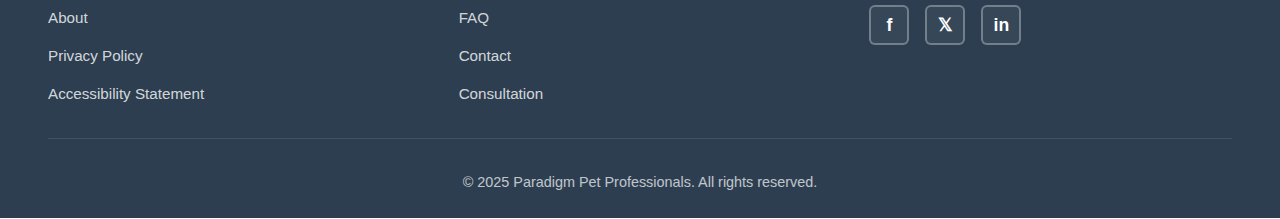
<file: consultation.html>
<!DOCTYPE html>
<html lang="en">
<head>
    <meta charset="UTF-8">
    <meta name="viewport" content="width=device-width, initial-scale=1.0">
    <title>Book Consultation - Paradigm Pet Professionals</title>
    <link rel="stylesheet" href="styles.css">
</head>
<body>
    <div class="page-container">
        <!-- Navigation -->
        <nav class="nav">
            <div class="nav-content">
                <div class="nav-left">
                    <div class="nav-logo">
                        <img src="images/logo.png" alt="Paradigm Pet Professionals Logo">
                    </div>
                    <div class="nav-brand-info">
                        <div class="nav-brand">Paradigm Pet Professionals</div>
                        <div class="nav-tagline">Evidence-based pet care advice for every pet lover</div>
                    </div>
                </div>
                <div class="nav-links">
                    <a href="index.html" class="nav-link">Home</a>
                    <a href="dogs.html" class="nav-link">Dogs</a>
                    <a href="cats.html" class="nav-link">Cats</a>
                    <a href="birds.html" class="nav-link">Birds</a>
                    <a href="consultation.html" class="nav-link active">Consultations</a>
                </div>
                <div class="nav-search">
                    <input type="text" class="nav-search-input" placeholder="Search...">
                </div>
            </div>
        </nav>
        <!-- Breadcrumbs -->
        <nav class="breadcrumbs">
            <ul class="breadcrumbs-list">
                <li class="breadcrumb-item">
                    <a href="index.html" class="breadcrumb-link">Home</a>
                </li>
                <li class="breadcrumb-item">
                    <span class="breadcrumb-separator">></span>
                    <span class="breadcrumb-current">Book a Consultation</span>
                </li>
            </ul>
        </nav>
        <!-- Page Header -->
        <header class="page-header page-header-consultation">
            <div class="page-header-content">
                <h1 class="page-header-title">Book a Consultation</h1>
                <p class="page-header-subtitle">Get personalized advice from our pet care experts</p>
            </div>
            <div class="hero-image">
                <img src="images/teams2.png" alt="Team consultation meeting">
            </div>
        </header>

        <!-- Main Content -->
        <section class="section">
            <div class="container" style="max-width: 800px;">
                <!-- Info Box -->
                <div class="info-box" style="margin-bottom: 2rem;">
                    <div class="info-box-title">What to Expect:</div>
                    <p class="content-text">
                        Our experienced veterinarians and pet care specialists are here to help. Whether you have questions about nutrition, behavior, health concerns, or general care, we provide personalized guidance tailored to your pet's unique needs.
                    </p>
                </div>

                <!-- Consultation Form -->
                <form id="consultationForm" style="background-color: #fff; padding: 2rem; border-radius: 12px; box-shadow: 0 4px 6px rgba(0,0,0,0.1);">
                    <h2 style="margin-bottom: 1.5rem; color: #2C3E50;">Consultation Request Form</h2>

                    <!-- Pet Owner Information -->
                    <div class="form-group">
                        <label class="form-label">Your Name <span class="required">*</span></label>
                        <input type="text" class="form-input" name="ownerName" required placeholder="John Doe">
                    </div>

                    <div class="form-group">
                        <label class="form-label">Email Address <span class="required">*</span></label>
                        <input type="email" class="form-input" name="email" required placeholder="john@example.com">
                    </div>

                    <div class="form-group">
                        <label class="form-label">Phone Number <span class="required">*</span></label>
                        <input type="tel" class="form-input" name="phone" required placeholder="(555) 123-4567">
                    </div>

                    <!-- Pet Information -->
                    <h3 style="margin: 2rem 0 1rem; color: #2C3E50; font-size: 1.25rem;">Pet Information</h3>

                    <div class="form-group">
                        <label class="form-label">Pet Type <span class="required">*</span></label>
                        <select class="form-select" name="petType" required>
                            <option value="">Select pet type...</option>
                            <option value="dog">Dog</option>
                            <option value="cat">Cat</option>
                            <option value="bird">Bird</option>
                            <option value="other">Other</option>
                        </select>
                    </div>

                    <div class="form-group">
                        <label class="form-label">Pet's Name <span class="required">*</span></label>
                        <input type="text" class="form-input" name="petName" required placeholder="Buddy">
                    </div>

                    <div class="form-group">
                        <label class="form-label">Pet's Age</label>
                        <input type="text" class="form-input" name="petAge" placeholder="3 years">
                    </div>

                    <div class="form-group">
                        <label class="form-label">Breed (if applicable)</label>
                        <input type="text" class="form-input" name="breed" placeholder="Golden Retriever">
                    </div>

                    <!-- Consultation Details -->
                    <h3 style="margin: 2rem 0 1rem; color: #2C3E50; font-size: 1.25rem;">Consultation Details</h3>

                    <div class="form-group">
                        <label class="form-label">Consultation Type <span class="required">*</span></label>
                        <select class="form-select" name="consultationType" required>
                            <option value="">Select consultation type...</option>
                            <option value="general">General Pet Care</option>
                            <option value="nutrition">Nutrition & Diet</option>
                            <option value="behavior">Behavior & Training</option>
                            <option value="health">Health Concerns</option>
                            <option value="grooming">Grooming Advice</option>
                            <option value="other">Other</option>
                        </select>
                    </div>

                    <div class="form-group">
                        <label class="form-label">Preferred Date</label>
                        <input type="date" class="form-input" name="preferredDate">
                    </div>

                    <div class="form-group">
                        <label class="form-label">Preferred Time</label>
                        <select class="form-select" name="preferredTime">
                            <option value="">Select preferred time...</option>
                            <option value="morning">Morning (9AM - 12PM)</option>
                            <option value="afternoon">Afternoon (12PM - 5PM)</option>
                            <option value="evening">Evening (5PM - 8PM)</option>
                        </select>
                    </div>

                    <div class="form-group">
                        <label class="form-label">Time Zone <span class="required">*</span></label>
                        <select class="form-select" name="timeZone" required>
                            <option value="">Select your time zone...</option>
                            <option value="EST">Eastern Time (EST/EDT)</option>
                            <option value="CST">Central Time (CST/CDT)</option>
                            <option value="MST">Mountain Time (MST/MDT)</option>
                            <option value="PST">Pacific Time (PST/PDT)</option>
                            <option value="AKST">Alaska Time (AKST/AKDT)</option>
                            <option value="HST">Hawaii Time (HST)</option>
                            <option value="other">Other</option>
                        </select>
                    </div>

                    <div class="form-group">
                        <label class="form-label">Details & Questions <span class="required">*</span></label>
                        <textarea class="form-textarea" name="details" required placeholder="Please describe what you'd like to discuss during the consultation..."></textarea>
                    </div>

                    <!-- Submit Button -->
                    <div style="text-align: center; margin-top: 2rem;">
                        <button type="submit" class="btn btn-primary" style="padding: 1rem 3rem; font-size: 1.1rem;">
                            Submit Consultation Request
                        </button>
                    </div>

                    <p style="text-align: center; margin-top: 1rem; color: #5A6C7D; font-size: 0.9rem;">
                        <span class="required">*</span> Required fields
                    </p>
                </form>

                <!-- Additional Info -->
                <div style="margin-top: 3rem;">
                    <h3 style="margin-bottom: 1rem; color: #2C3E50;">Consultation Options</h3>
                    <div class="card-grid" style="grid-template-columns: repeat(auto-fit, minmax(250px, 1fr));">
                        <div class="card">
                            <div class="card-content">
                                <h4 style="color: #4A7BA7; margin-bottom: 0.5rem;">📞 Phone Consultation</h4>
                                <p class="card-description">Quick 15-30 minute calls for general questions and advice.</p>
                            </div>
                        </div>
                        <div class="card">
                            <div class="card-content">
                                <h4 style="color: #4A7BA7; margin-bottom: 0.5rem;">💻 Video Consultation</h4>
                                <p class="card-description">In-depth virtual sessions with screen sharing and visual demonstrations.</p>
                            </div>
                        </div>
                        <div class="card">
                            <div class="card-content">
                                <h4 style="color: #4A7BA7; margin-bottom: 0.5rem;">🏥 In-Person Visit</h4>
                                <p class="card-description">Comprehensive examination and care at our facility.</p>
                            </div>
                        </div>
                    </div>
                </div>
            </div>
        </section>

        <!-- Footer -->
        <footer class="footer">
            <div class="container">
                <div class="footer-content">
                    <div class="footer-column">
                        <h3 class="footer-heading">Company</h3>
                        <ul class="footer-links">
                            <li><a href="#" class="footer-link">About</a></li>
                            <li><a href="#" class="footer-link">Privacy Policy</a></li>
                            <li><a href="#" class="footer-link">Accessibility Statement</a></li>
                        </ul>
                    </div>
                    <div class="footer-column">
                        <h3 class="footer-heading">Help</h3>
                        <ul class="footer-links">
                            <li><a href="#" class="footer-link">FAQ</a></li>
                            <li><a href="#" class="footer-link">Contact</a></li>
                            <li><a href="consultation.html" class="footer-link">Consultation</a></li>
                        </ul>
                    </div>
                    <div class="footer-column">
                        <h3 class="footer-heading">Follow Us</h3>
                        <div class="footer-social">
                            <a href="#" class="social-link" aria-label="Facebook">
                                <span class="social-icon">f</span>
                            </a>
                            <a href="#" class="social-link" aria-label="Twitter">
                                <span class="social-icon">𝕏</span>
                            </a>
                            <a href="#" class="social-link" aria-label="LinkedIn">
                                <span class="social-icon">in</span>
                            </a>
                        </div>
                    </div>
                </div>
                <div class="footer-bottom">
                    <p class="footer-text">© 2025 Paradigm Pet Professionals. All rights reserved.</p>
                </div>
            </div>
        </footer>
    </div>

    <script>
        // Simple form submission handler
        document.getElementById('consultationForm').addEventListener('submit', function(e) {
            e.preventDefault();
            
            // In a real application, you would send this data to a server
            alert('Thank you for your consultation request! We will contact you within 24 hours to confirm your appointment.');
            
            // Reset the form
            this.reset();
        });
    </script>
</body>
</html>
</file>
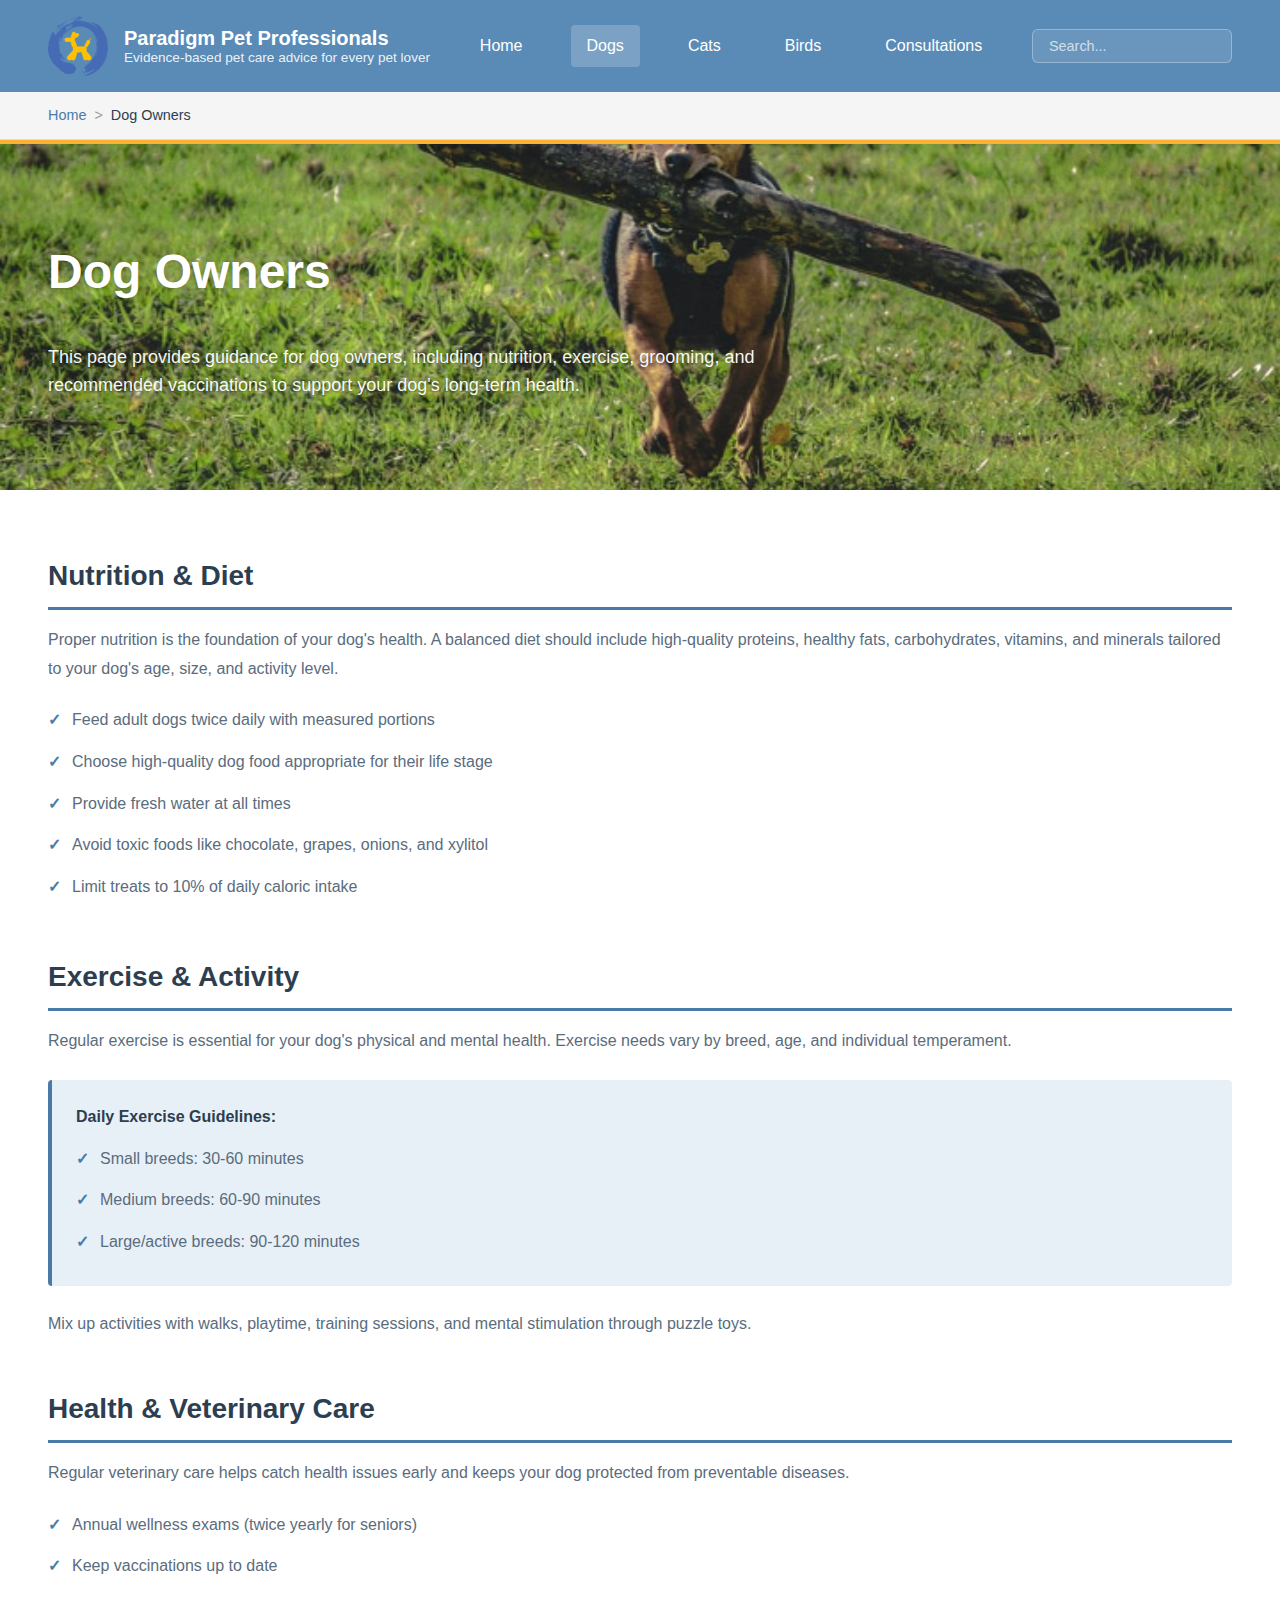
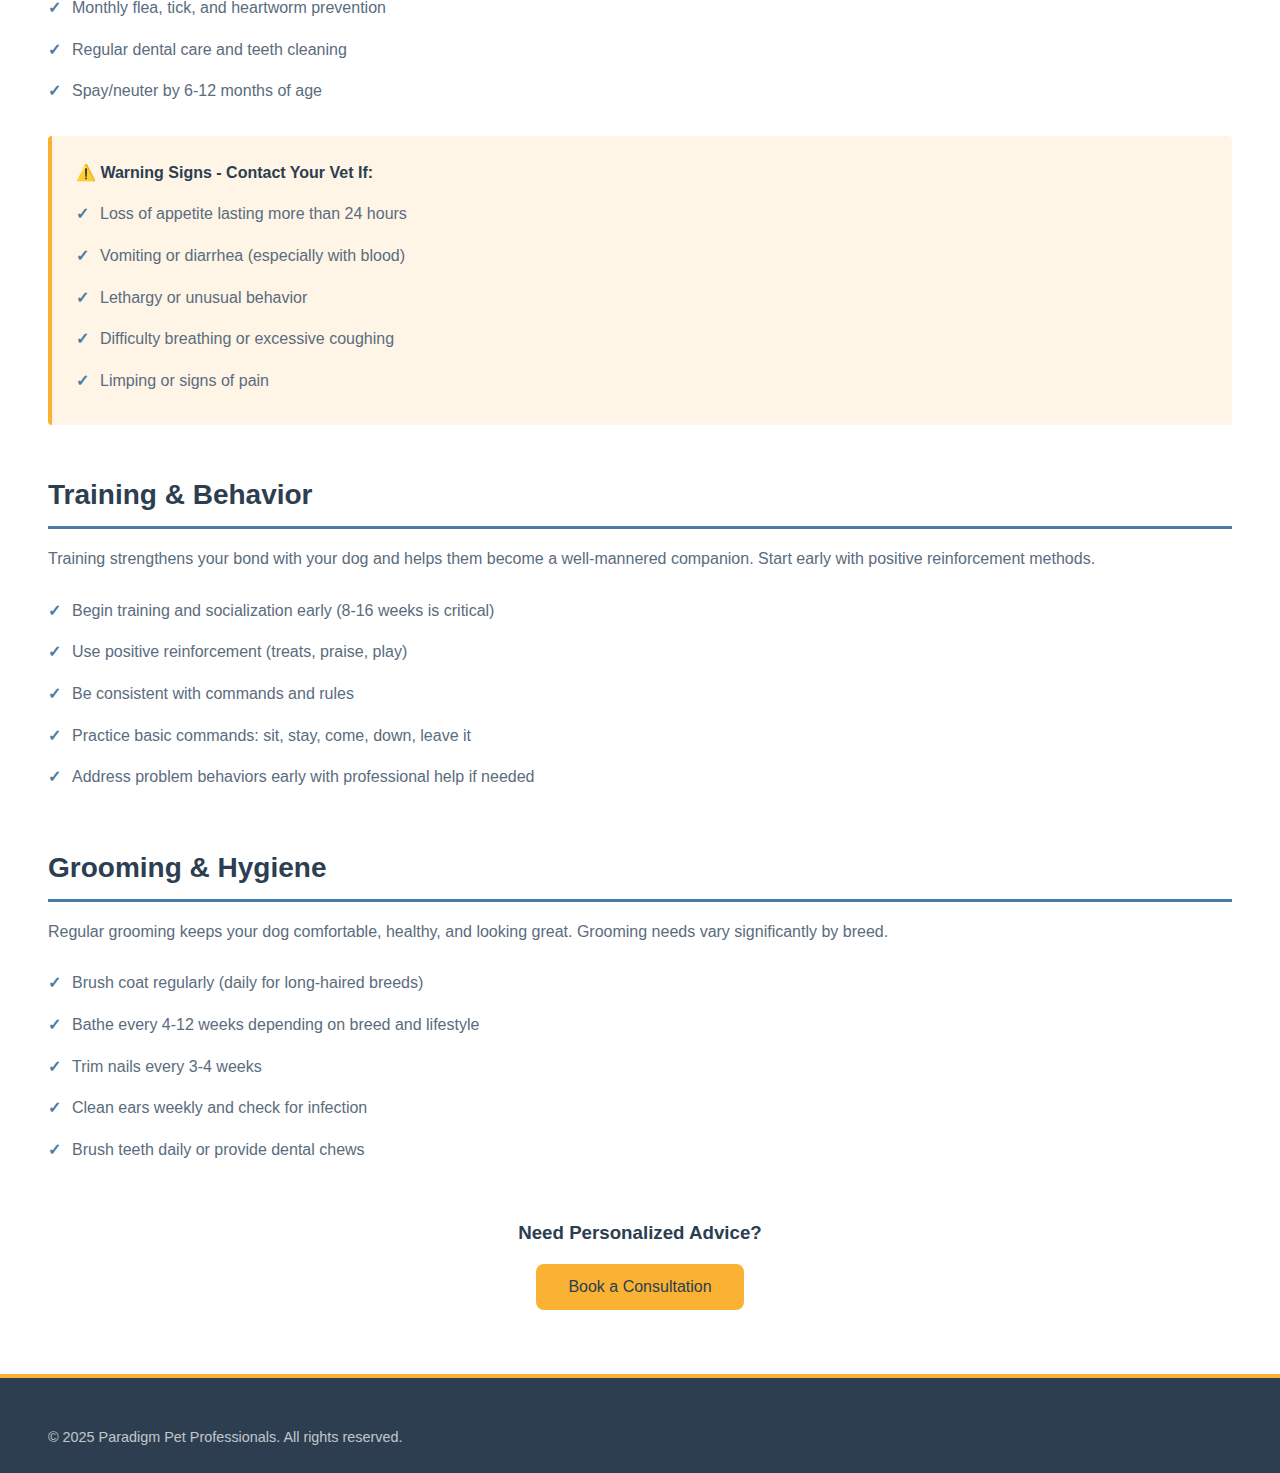
<file: dogs.html>
<!DOCTYPE html>
<html lang="en">
<head>
    <meta charset="UTF-8">
    <meta name="viewport" content="width=device-width, initial-scale=1.0">
    <title>Dog Owners - PetCare</title>
    <link rel="stylesheet" href="styles.css">
</head>
<body>
    <div class="page-container">
       
        <!-- Navigation -->
        <nav class="nav">
            <div class="nav-content">
                <div class="nav-left">
                    <div class="nav-logo">
                        <img src="images/logo.png" alt="Paradigm Pet Professionals Logo">
                    </div>
                    <div class="nav-brand-info">
                        <div class="nav-brand">Paradigm Pet Professionals</div>
                        <div class="nav-tagline">Evidence-based pet care advice for every pet lover</div>
                    </div>
                </div>
                <div class="nav-links">
                    <a href="index.html" class="nav-link">Home</a>
                    <a href="dogs.html" class="nav-link active">Dogs</a>
                    <a href="cats.html" class="nav-link">Cats</a>
                    <a href="birds.html" class="nav-link">Birds</a>
                    <a href="consultation.html" class="nav-link">Consultations</a>
                </div>
                <div class="nav-search">
                    <input type="text" class="nav-search-input" placeholder="Search...">
                </div>
            </div>
        </nav>

        <!-- Breadcrumbs -->
        <nav class="breadcrumbs">
            <ul class="breadcrumbs-list">
                <li class="breadcrumb-item">
                    <a href="index.html" class="breadcrumb-link">Home</a>
                </li>
                <li class="breadcrumb-item">
                    <span class="breadcrumb-separator">></span>
                    <span class="breadcrumb-current">Dog Owners</span>
                </li>
            </ul>
        </nav>

        <!-- Page Header -->
        <header class="page-header page-header-dog">
            <div class="page-header-content">
                <h1 class="page-header-title">Dog Owners</h1>
                <p class="page-header-subtitle">This page provides guidance for dog owners, including nutrition, exercise, grooming, and recommended vaccinations to support your dog's long-term health.</p>
            </div>
        </header>

        <!-- Main Content -->
        <section class="section">
            <div class="container">
                <!-- Nutrition Section -->
                <div class="content-section">
                    <h2 class="content-title" style="border-color: #4A7BA7;">Nutrition & Diet</h2>
                    <p class="content-text">
                        Proper nutrition is the foundation of your dog's health. A balanced diet should include high-quality proteins, healthy fats, carbohydrates, vitamins, and minerals tailored to your dog's age, size, and activity level.
                    </p>
                    <ul class="content-list">
                        <li>Feed adult dogs twice daily with measured portions</li>
                        <li>Choose high-quality dog food appropriate for their life stage</li>
                        <li>Provide fresh water at all times</li>
                        <li>Avoid toxic foods like chocolate, grapes, onions, and xylitol</li>
                        <li>Limit treats to 10% of daily caloric intake</li>
                    </ul>
                </div>

                <!-- Exercise Section -->
                <div class="content-section">
                    <h2 class="content-title" style="border-color: #4A7BA7;">Exercise & Activity</h2>
                    <p class="content-text">
                        Regular exercise is essential for your dog's physical and mental health. Exercise needs vary by breed, age, and individual temperament.
                    </p>
                    <div class="info-box">
                        <div class="info-box-title">Daily Exercise Guidelines:</div>
                        <ul class="content-list">
                            <li>Small breeds: 30-60 minutes</li>
                            <li>Medium breeds: 60-90 minutes</li>
                            <li>Large/active breeds: 90-120 minutes</li>
                        </ul>
                    </div>
                    <p class="content-text">
                        Mix up activities with walks, playtime, training sessions, and mental stimulation through puzzle toys.
                    </p>
                </div>

                <!-- Health Care Section -->
                <div class="content-section">
                    <h2 class="content-title" style="border-color: #4A7BA7;">Health & Veterinary Care</h2>
                    <p class="content-text">
                        Regular veterinary care helps catch health issues early and keeps your dog protected from preventable diseases.
                    </p>
                    <ul class="content-list">
                        <li>Annual wellness exams (twice yearly for seniors)</li>
                        <li>Keep vaccinations up to date</li>
                        <li>Monthly flea, tick, and heartworm prevention</li>
                        <li>Regular dental care and teeth cleaning</li>
                        <li>Spay/neuter by 6-12 months of age</li>
                    </ul>
                    <div class="warning-box">
                        <div class="info-box-title">⚠️ Warning Signs - Contact Your Vet If:</div>
                        <ul class="content-list">
                            <li>Loss of appetite lasting more than 24 hours</li>
                            <li>Vomiting or diarrhea (especially with blood)</li>
                            <li>Lethargy or unusual behavior</li>
                            <li>Difficulty breathing or excessive coughing</li>
                            <li>Limping or signs of pain</li>
                        </ul>
                    </div>
                </div>

                <!-- Training Section -->
                <div class="content-section">
                    <h2 class="content-title" style="border-color: #4A7BA7;">Training & Behavior</h2>
                    <p class="content-text">
                        Training strengthens your bond with your dog and helps them become a well-mannered companion. Start early with positive reinforcement methods.
                    </p>
                    <ul class="content-list">
                        <li>Begin training and socialization early (8-16 weeks is critical)</li>
                        <li>Use positive reinforcement (treats, praise, play)</li>
                        <li>Be consistent with commands and rules</li>
                        <li>Practice basic commands: sit, stay, come, down, leave it</li>
                        <li>Address problem behaviors early with professional help if needed</li>
                    </ul>
                </div>

                <!-- Grooming Section -->
                <div class="content-section">
                    <h2 class="content-title" style="border-color: #4A7BA7;">Grooming & Hygiene</h2>
                    <p class="content-text">
                        Regular grooming keeps your dog comfortable, healthy, and looking great. Grooming needs vary significantly by breed.
                    </p>
                    <ul class="content-list">
                        <li>Brush coat regularly (daily for long-haired breeds)</li>
                        <li>Bathe every 4-12 weeks depending on breed and lifestyle</li>
                        <li>Trim nails every 3-4 weeks</li>
                        <li>Clean ears weekly and check for infection</li>
                        <li>Brush teeth daily or provide dental chews</li>
                    </ul>
                </div>

                <!-- CTA Section -->
                <div style="text-align: center; margin-top: 3rem;">
                    <h3 style="margin-bottom: 1rem; color: #2C3E50;">Need Personalized Advice?</h3>
                    <button class="btn btn-primary" onclick="window.location.href='consultation.html'">
                        Book a Consultation
                    </button>
                </div>
            </div>
        </section>

        <!-- Footer -->
        <footer class="footer">
            <div class="container">
                <p class="footer-text">© 2025 Paradigm Pet Professionals. All rights reserved.</p>
            </div>
        </footer>
    </div>
</body>
</html>
</file>
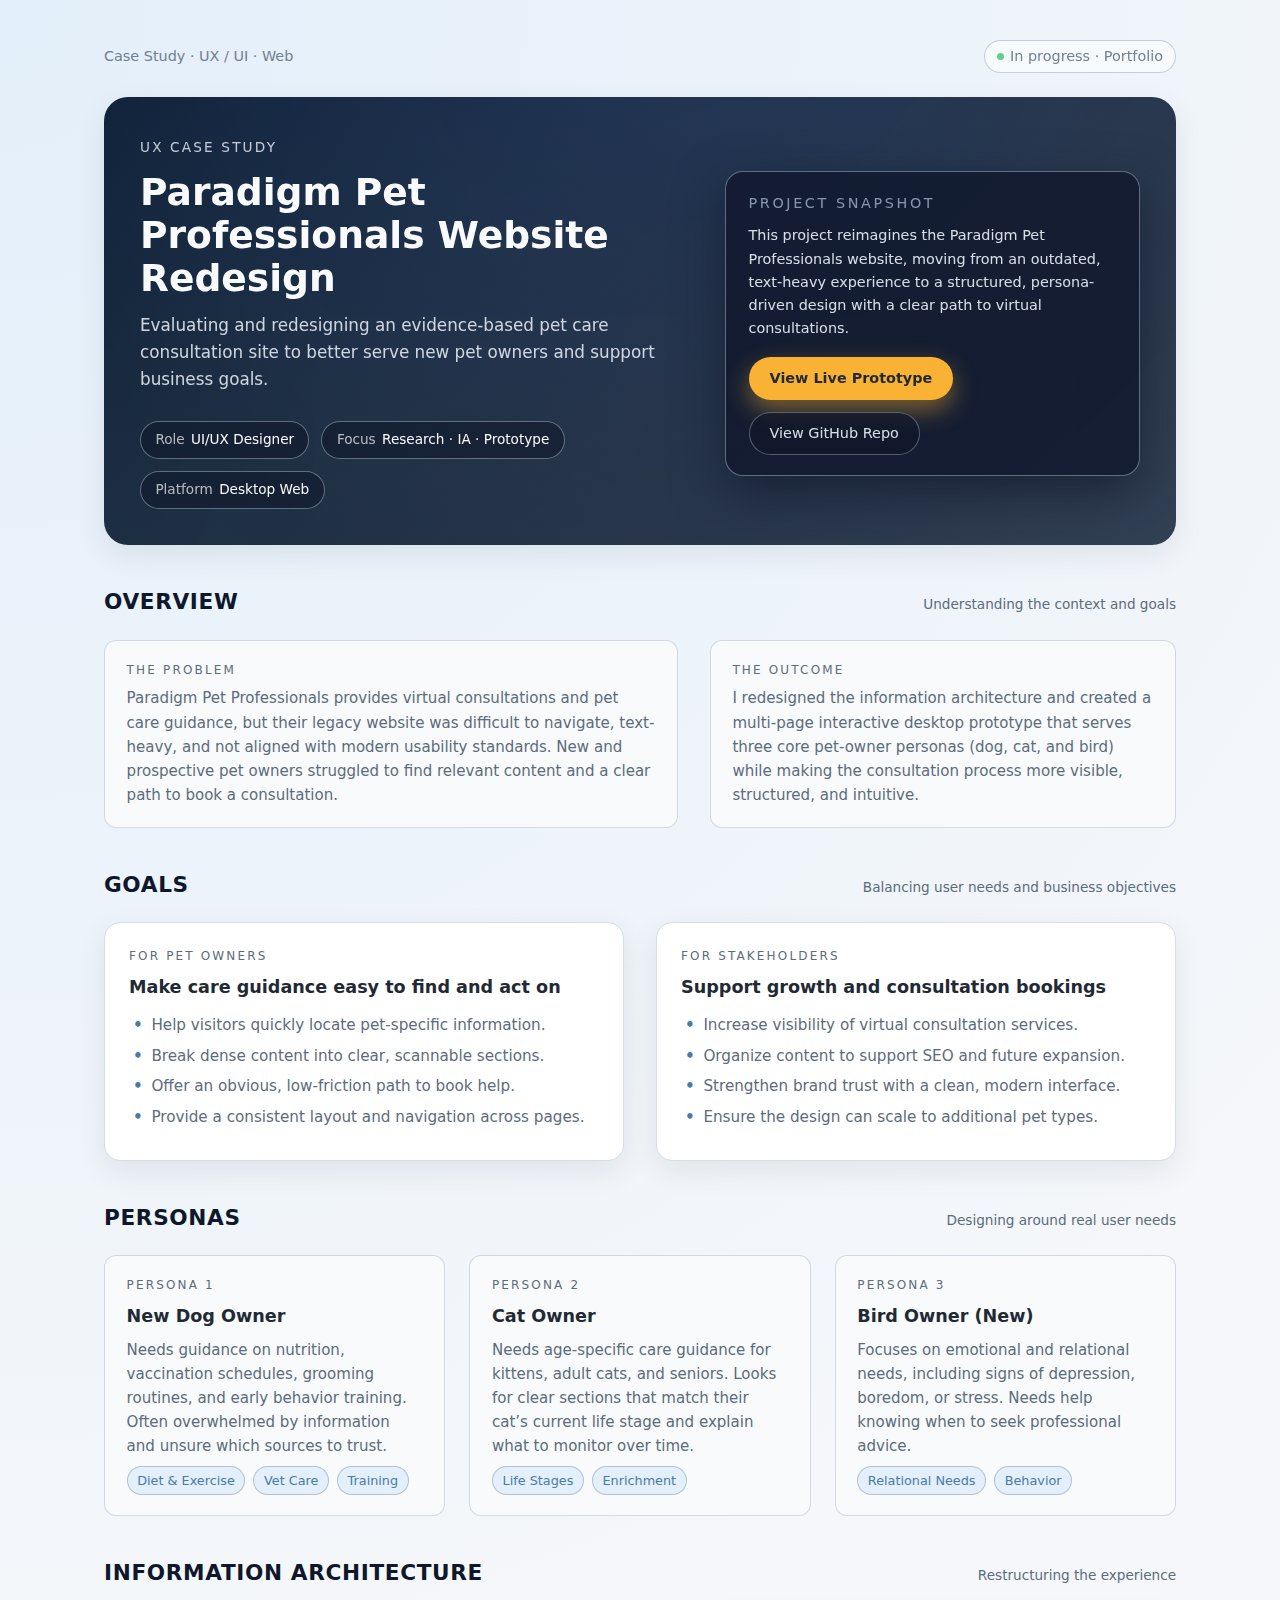
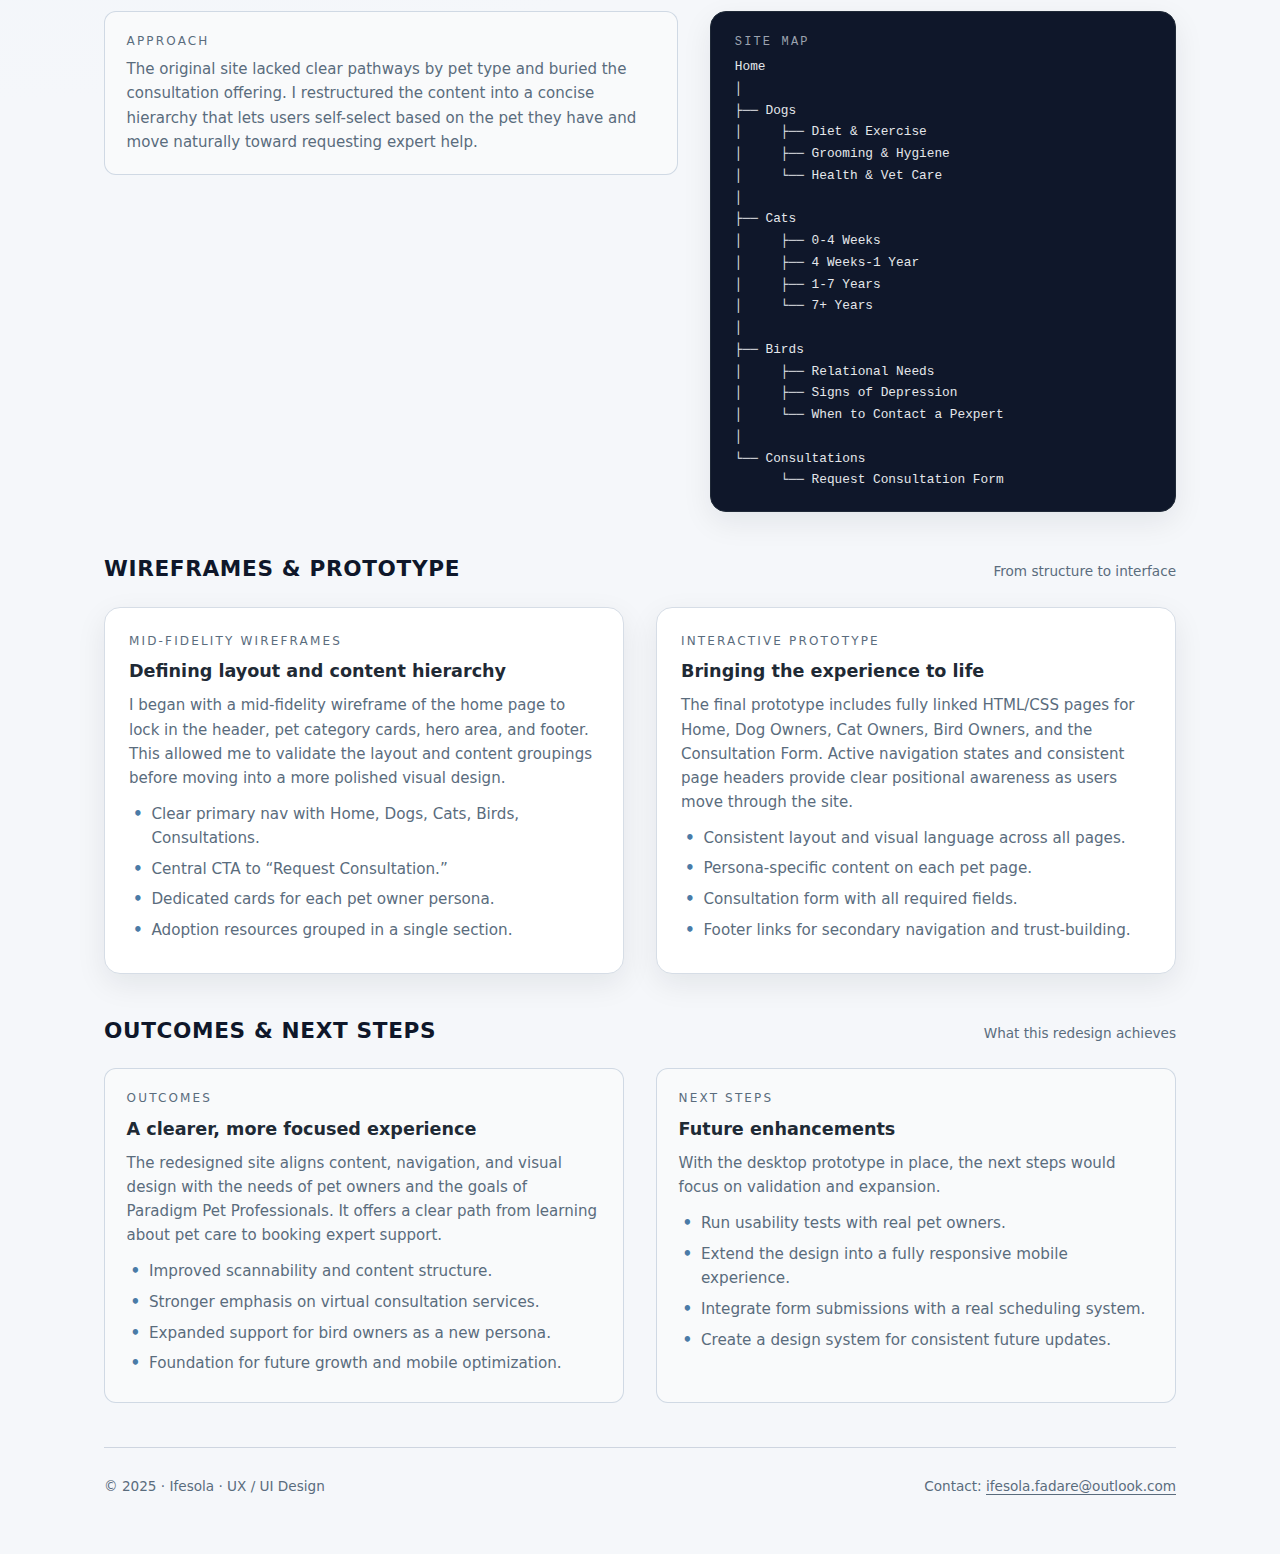
<file: case-study/paradigm-case-study.html>
<!DOCTYPE html>
<html lang="en">
<head>
  <meta charset="UTF-8" />
  <title>Paradigm Pet Professionals - UX Case Study</title>
  <meta name="viewport" content="width=device-width, initial-scale=1.0" />

  <style>
    :root {
      --bg: #f5f7fa;
      --bg-alt: #ffffff;
      --primary: #4a7ba7;
      --primary-soft: #e3effa;
      --accent: #f9b233;
      --text-main: #1f2a35;
      --text-muted: #5a6c7d;
      --border-soft: #d6dde6;
      --shadow-soft: 0 10px 30px rgba(15, 23, 42, 0.08);
      --radius-lg: 16px;
      --radius-md: 12px;
      --radius-sm: 8px;
      --transition-fast: 0.2s ease;
    }

    * {
      box-sizing: border-box;
      margin: 0;
      padding: 0;
    }

    body {
      font-family: system-ui, -apple-system, BlinkMacSystemFont, "Segoe UI",
        sans-serif;
      background: radial-gradient(circle at top left, #e3effa 0, #f5f7fa 50%, #f5f7fa 100%);
      color: var(--text-main);
      line-height: 1.6;
    }

    a {
      color: inherit;
      text-decoration: none;
    }

    img {
      max-width: 100%;
      display: block;
    }

    .page {
      max-width: 1120px;
      margin: 0 auto;
      padding: 2.5rem 1.5rem 3.5rem;
    }

    /* Top nav / header line */

    .top-bar {
      display: flex;
      justify-content: space-between;
      align-items: center;
      margin-bottom: 1.5rem;
      font-size: 0.9rem;
      color: var(--text-muted);
    }

    .top-bar span {
      opacity: 0.85;
    }

    .pill {
      border-radius: 999px;
      padding: 0.25rem 0.75rem;
      border: 1px solid rgba(148, 163, 184, 0.6);
      display: inline-flex;
      align-items: center;
      gap: 0.35rem;
      background-color: rgba(255, 255, 255, 0.6);
      backdrop-filter: blur(8px);
    }

    .pill-dot {
      width: 7px;
      height: 7px;
      border-radius: 50%;
      background: #22c55e;
    }

    /* Hero section */

    .hero {
      background: linear-gradient(135deg, #0f172a 0%, #1e293b 35%, #334155 100%);
      border-radius: 24px;
      padding: 2.5rem 2.25rem 2.25rem;
      color: #f9fafb;
      box-shadow: var(--shadow-soft);
      position: relative;
      overflow: hidden;
      margin-bottom: 2.5rem;
    }

    .hero::before {
      content: "";
      position: absolute;
      inset: -40%;
      background:
        radial-gradient(circle at top, rgba(59, 130, 246, 0.25), transparent 55%),
        radial-gradient(circle at left, rgba(56, 189, 248, 0.18), transparent 50%);
      opacity: 0.65;
      pointer-events: none;
    }

    .hero-inner {
      position: relative;
      display: grid;
      grid-template-columns: minmax(0, 1.6fr) minmax(0, 1.2fr);
      gap: 2rem;
      align-items: center;
      z-index: 1;
    }

    .hero-kicker {
      font-size: 0.85rem;
      text-transform: uppercase;
      letter-spacing: 0.16em;
      color: rgba(226, 232, 240, 0.85);
      margin-bottom: 0.75rem;
    }

    .hero-title {
      font-size: 2.35rem;
      line-height: 1.15;
      margin-bottom: 0.75rem;
    }

    .hero-subtitle {
      font-size: 1.05rem;
      color: rgba(226, 232, 240, 0.9);
      margin-bottom: 1.75rem;
    }

    .hero-meta {
      display: flex;
      flex-wrap: wrap;
      gap: 0.75rem;
    }

    .meta-item {
      display: inline-flex;
      align-items: center;
      gap: 0.4rem;
      font-size: 0.85rem;
      padding: 0.45rem 0.9rem;
      border-radius: 999px;
      background-color: rgba(15, 23, 42, 0.6);
      border: 1px solid rgba(148, 163, 184, 0.6);
    }

    .meta-label {
      opacity: 0.7;
    }

    .hero-card {
      background: rgba(15, 23, 42, 0.8);
      border-radius: 18px;
      padding: 1.25rem 1.4rem;
      border: 1px solid rgba(148, 163, 184, 0.6);
      box-shadow: 0 18px 50px rgba(15, 23, 42, 0.65);
    }

    .hero-card-title {
      font-size: 0.9rem;
      text-transform: uppercase;
      letter-spacing: 0.18em;
      color: rgba(148, 163, 184, 0.9);
      margin-bottom: 0.6rem;
    }

    .hero-card-body {
      font-size: 0.9rem;
      color: rgba(226, 232, 240, 0.95);
      margin-bottom: 1.1rem;
    }

    .hero-buttons {
      display: flex;
      flex-wrap: wrap;
      gap: 0.75rem;
      margin-top: 0.25rem;
    }

    .btn {
      border-radius: 999px;
      font-size: 0.9rem;
      padding: 0.55rem 1.25rem;
      border: 1px solid transparent;
      cursor: pointer;
      display: inline-flex;
      align-items: center;
      gap: 0.4rem;
      background: none;
      color: inherit;
      transition: background var(--transition-fast), transform var(--transition-fast),
        box-shadow var(--transition-fast), border-color var(--transition-fast);
    }

    .btn-primary {
      background: var(--accent);
      color: #1f2933;
      font-weight: 600;
      box-shadow: 0 10px 25px rgba(249, 178, 51, 0.45);
    }

    .btn-primary:hover {
      transform: translateY(-1px);
      box-shadow: 0 14px 30px rgba(249, 178, 51, 0.55);
    }

    .btn-ghost {
      border-color: rgba(148, 163, 184, 0.5);
      color: rgba(226, 232, 240, 0.95);
      background-color: rgba(15, 23, 42, 0.7);
    }

    .btn-ghost:hover {
      border-color: rgba(226, 232, 240, 0.9);
      background-color: rgba(15, 23, 42, 0.9);
    }

    /* Layout grid */

    .grid-2 {
      display: grid;
      grid-template-columns: minmax(0, 1.6fr) minmax(0, 1.3fr);
      gap: 2rem;
    }

    .grid-3 {
      display: grid;
      grid-template-columns: repeat(3, minmax(0, 1fr));
      gap: 1.5rem;
    }

    .grid-2-balanced {
      display: grid;
      grid-template-columns: repeat(2, minmax(0, 1fr));
      gap: 2rem;
    }

    /* Sections */

    .section {
      margin-bottom: 2.5rem;
    }

    .section-header {
      margin-bottom: 1.25rem;
      display: flex;
      justify-content: space-between;
      align-items: baseline;
      gap: 1rem;
    }

    .section-title {
      font-size: 1.35rem;
      font-weight: 600;
      letter-spacing: 0.03em;
      text-transform: uppercase;
      color: #0f172a;
    }

    .section-kicker {
      font-size: 0.85rem;
      color: var(--text-muted);
    }

    .card {
      background: var(--bg-alt);
      border-radius: var(--radius-lg);
      border: 1px solid var(--border-soft);
      padding: 1.5rem;
      box-shadow: var(--shadow-soft);
    }

    .card-soft {
      background: #f9fafb;
      border-radius: var(--radius-md);
      padding: 1.25rem 1.35rem;
      border: 1px solid rgba(203, 213, 225, 0.9);
    }

    .card-tag {
      font-size: 0.75rem;
      text-transform: uppercase;
      letter-spacing: 0.18em;
      color: var(--text-muted);
      margin-bottom: 0.4rem;
    }

    .card-title {
      font-size: 1.1rem;
      font-weight: 600;
      margin-bottom: 0.5rem;
    }

    .card-text {
      font-size: 0.94rem;
      color: var(--text-muted);
    }

    /* Lists */

    .bullet-list {
      list-style: none;
      padding-left: 0;
      margin-top: 0.75rem;
    }

    .bullet-list li {
      position: relative;
      padding-left: 1.4rem;
      margin-bottom: 0.4rem;
      font-size: 0.95rem;
      color: var(--text-muted);
    }

    .bullet-list li::before {
      content: "•";
      position: absolute;
      left: 0.25rem;
      top: 0;
      color: var(--primary);
      font-weight: 700;
    }

    .tag-row {
      display: flex;
      flex-wrap: wrap;
      gap: 0.5rem;
      margin-top: 0.5rem;
    }

    .tag {
      font-size: 0.8rem;
      padding: 0.2rem 0.6rem;
      border-radius: 999px;
      background-color: var(--primary-soft);
      color: var(--primary);
      border: 1px solid rgba(148, 163, 184, 0.6);
    }

    /* IA block */

    .ia-box {
      background: #0f172a;
      color: #e5e7eb;
      border-radius: var(--radius-lg);
      padding: 1.25rem 1.5rem;
      font-family: "JetBrains Mono", ui-monospace, SFMono-Regular, Menlo, Monaco,
        Consolas, "Liberation Mono", "Courier New", monospace;
      font-size: 0.8rem;
      line-height: 1.7;
      border: 1px solid #1f2937;
      box-shadow: var(--shadow-soft);
    }

    .ia-label {
      font-size: 0.75rem;
      text-transform: uppercase;
      letter-spacing: 0.18em;
      color: #9ca3af;
      margin-bottom: 0.25rem;
      display: block;
    }

    /* Footer */

    .footer {
      margin-top: 2.75rem;
      padding-top: 1.75rem;
      border-top: 1px solid rgba(148, 163, 184, 0.4);
      display: flex;
      justify-content: space-between;
      gap: 1rem;
      flex-wrap: wrap;
      font-size: 0.85rem;
      color: var(--text-muted);
    }

    .footer a {
      text-decoration: underline;
      text-decoration-thickness: 1px;
      text-underline-offset: 3px;
    }

    @media (max-width: 900px) {
      .hero-inner,
      .grid-2,
      .grid-2-balanced {
        grid-template-columns: minmax(0, 1fr);
      }

      .hero {
        padding: 2rem 1.5rem;
      }

      .hero-title {
        font-size: 1.9rem;
      }
    }

    @media (max-width: 640px) {
      .page {
        padding: 1.75rem 1rem 2.5rem;
      }

      .hero {
        padding: 1.75rem 1.4rem;
      }

      .section {
        margin-bottom: 2rem;
      }

      .grid-3 {
        grid-template-columns: minmax(0, 1fr);
      }
    }
  </style>
</head>
<body>
  <main class="page">
    <!-- Top bar -->
    <div class="top-bar">
      <span>Case Study · UX / UI · Web</span>
      <span class="pill">
        <span class="pill-dot"></span>
        In progress · Portfolio
      </span>
    </div>

    <!-- Hero -->
    <section class="hero">
      <div class="hero-inner">
        <div>
          <div class="hero-kicker">UX Case Study</div>
          <h1 class="hero-title">Paradigm Pet Professionals Website Redesign</h1>
          <p class="hero-subtitle">
            Evaluating and redesigning an evidence-based pet care consultation site
            to better serve new pet owners and support business goals.
          </p>
          <div class="hero-meta">
            <div class="meta-item">
              <span class="meta-label">Role</span>
              <span>UI/UX Designer</span>
            </div>
            <div class="meta-item">
              <span class="meta-label">Focus</span>
              <span>Research · IA · Prototype</span>
            </div>
            <div class="meta-item">
              <span class="meta-label">Platform</span>
              <span>Desktop Web</span>
            </div>
          </div>
        </div>

        <aside class="hero-card">
          <div class="hero-card-title">Project Snapshot</div>
          <p class="hero-card-body">
            This project reimagines the Paradigm Pet Professionals website, moving from an
            outdated, text-heavy experience to a structured, persona-driven design with a
            clear path to virtual consultations.
          </p>
          <div class="hero-buttons">
            <a class="btn btn-primary" href="https://ifesola.github.io/Paradigm-Pet-Professionals-redesign/" target="_blank" rel="noreferrer">
              View Live Prototype
            </a>
            <a class="btn btn-ghost" href="https://github.com/Ifesola/Paradigm-Pet-Professionals-redesign/tree/main" target="_blank" rel="noreferrer">
              View GitHub Repo
            </a>
          </div>
        </aside>
      </div>
    </section>

    <!-- Overview -->
    <section class="section">
      <header class="section-header">
        <h2 class="section-title">Overview</h2>
        <p class="section-kicker">Understanding the context and goals</p>
      </header>

      <div class="grid-2">
        <div class="card-soft">
          <div class="card-tag">The Problem</div>
          <p class="card-text">
            Paradigm Pet Professionals provides virtual consultations and pet care guidance,
            but their legacy website was difficult to navigate, text-heavy, and not aligned
            with modern usability standards. New and prospective pet owners struggled to find
            relevant content and a clear path to book a consultation.
          </p>
        </div>
        <div class="card-soft">
          <div class="card-tag">The Outcome</div>
          <p class="card-text">
            I redesigned the information architecture and created a multi-page interactive
            desktop prototype that serves three core pet-owner personas (dog, cat, and bird)
            while making the consultation process more visible, structured, and intuitive.
          </p>
        </div>
      </div>
    </section>

    <!-- Goals -->
    <section class="section">
      <header class="section-header">
        <h2 class="section-title">Goals</h2>
        <p class="section-kicker">Balancing user needs and business objectives</p>
      </header>

      <div class="grid-2-balanced">
        <div class="card">
          <div class="card-tag">For Pet Owners</div>
          <h3 class="card-title">Make care guidance easy to find and act on</h3>
          <ul class="bullet-list">
            <li>Help visitors quickly locate pet-specific information.</li>
            <li>Break dense content into clear, scannable sections.</li>
            <li>Offer an obvious, low-friction path to book help.</li>
            <li>Provide a consistent layout and navigation across pages.</li>
          </ul>
        </div>

        <div class="card">
          <div class="card-tag">For Stakeholders</div>
          <h3 class="card-title">Support growth and consultation bookings</h3>
          <ul class="bullet-list">
            <li>Increase visibility of virtual consultation services.</li>
            <li>Organize content to support SEO and future expansion.</li>
            <li>Strengthen brand trust with a clean, modern interface.</li>
            <li>Ensure the design can scale to additional pet types.</li>
          </ul>
        </div>
      </div>
    </section>

    <!-- Personas -->
    <section class="section">
      <header class="section-header">
        <h2 class="section-title">Personas</h2>
        <p class="section-kicker">Designing around real user needs</p>
      </header>

      <div class="grid-3">
        <div class="card-soft">
          <div class="card-tag">Persona 1</div>
          <h3 class="card-title">New Dog Owner</h3>
          <p class="card-text">
            Needs guidance on nutrition, vaccination schedules, grooming routines,
            and early behavior training. Often overwhelmed by information and unsure
            which sources to trust.
          </p>
          <div class="tag-row">
            <span class="tag">Diet & Exercise</span>
            <span class="tag">Vet Care</span>
            <span class="tag">Training</span>
          </div>
        </div>

        <div class="card-soft">
          <div class="card-tag">Persona 2</div>
          <h3 class="card-title">Cat Owner</h3>
          <p class="card-text">
            Needs age-specific care guidance for kittens, adult cats, and seniors.
            Looks for clear sections that match their cat’s current life stage and
            explain what to monitor over time.
          </p>
          <div class="tag-row">
            <span class="tag">Life Stages</span>
            <span class="tag">Enrichment</span>
          </div>
        </div>

        <div class="card-soft">
          <div class="card-tag">Persona 3</div>
          <h3 class="card-title">Bird Owner (New)</h3>
          <p class="card-text">
            Focuses on emotional and relational needs, including signs of depression,
            boredom, or stress. Needs help knowing when to seek professional advice.
          </p>
          <div class="tag-row">
            <span class="tag">Relational Needs</span>
            <span class="tag">Behavior</span>
          </div>
        </div>
      </div>
    </section>

    <!-- Information Architecture -->
    <section class="section">
      <header class="section-header">
        <h2 class="section-title">Information Architecture</h2>
        <p class="section-kicker">Restructuring the experience</p>
      </header>

      <div class="grid-2">
        <div>
          <div class="card-soft">
            <div class="card-tag">Approach</div>
            <p class="card-text">
              The original site lacked clear pathways by pet type and buried the
              consultation offering. I restructured the content into a concise
              hierarchy that lets users self-select based on the pet they have and
              move naturally toward requesting expert help.
            </p>
          </div>
        </div>
        <div>
          <div class="ia-box">
            <span class="ia-label">Site Map</span>
<pre>
Home
│
├── Dogs
│     ├── Diet &amp; Exercise
│     ├── Grooming &amp; Hygiene
│     └── Health &amp; Vet Care
│
├── Cats
│     ├── 0-4 Weeks
│     ├── 4 Weeks-1 Year
│     ├── 1-7 Years
│     └── 7+ Years
│
├── Birds
│     ├── Relational Needs
│     ├── Signs of Depression
│     └── When to Contact a Pexpert
│
└── Consultations
      └── Request Consultation Form
</pre>
          </div>
        </div>
      </div>
    </section>

    <!-- Wireframes & Prototype -->
    <section class="section">
      <header class="section-header">
        <h2 class="section-title">Wireframes & Prototype</h2>
        <p class="section-kicker">From structure to interface</p>
      </header>

      <div class="grid-2-balanced">
        <div class="card">
          <div class="card-tag">Mid-Fidelity Wireframes</div>
          <h3 class="card-title">Defining layout and content hierarchy</h3>
          <p class="card-text">
            I began with a mid-fidelity wireframe of the home page to lock in the
            header, pet category cards, hero area, and footer. This allowed me to
            validate the layout and content groupings before moving into a more
            polished visual design.
          </p>
          <ul class="bullet-list">
            <li>Clear primary nav with Home, Dogs, Cats, Birds, Consultations.</li>
            <li>Central CTA to “Request Consultation.”</li>
            <li>Dedicated cards for each pet owner persona.</li>
            <li>Adoption resources grouped in a single section.</li>
          </ul>
        </div>

        <div class="card">
          <div class="card-tag">Interactive Prototype</div>
          <h3 class="card-title">Bringing the experience to life</h3>
          <p class="card-text">
            The final prototype includes fully linked HTML/CSS pages for Home,
            Dog Owners, Cat Owners, Bird Owners, and the Consultation Form.
            Active navigation states and consistent page headers provide clear
            positional awareness as users move through the site.
          </p>
          <ul class="bullet-list">
            <li>Consistent layout and visual language across all pages.</li>
            <li>Persona-specific content on each pet page.</li>
            <li>Consultation form with all required fields.</li>
            <li>Footer links for secondary navigation and trust-building.</li>
          </ul>
        </div>
      </div>
    </section>

    <!-- Outcomes & Next Steps -->
    <section class="section">
      <header class="section-header">
        <h2 class="section-title">Outcomes & Next Steps</h2>
        <p class="section-kicker">What this redesign achieves</p>
      </header>

      <div class="grid-2-balanced">
        <div class="card-soft">
          <div class="card-tag">Outcomes</div>
          <h3 class="card-title">A clearer, more focused experience</h3>
          <p class="card-text">
            The redesigned site aligns content, navigation, and visual design with the needs of
            pet owners and the goals of Paradigm Pet Professionals. It offers a clear path
            from learning about pet care to booking expert support.
          </p>
          <ul class="bullet-list">
            <li>Improved scannability and content structure.</li>
            <li>Stronger emphasis on virtual consultation services.</li>
            <li>Expanded support for bird owners as a new persona.</li>
            <li>Foundation for future growth and mobile optimization.</li>
          </ul>
        </div>

        <div class="card-soft">
          <div class="card-tag">Next Steps</div>
          <h3 class="card-title">Future enhancements</h3>
          <p class="card-text">
            With the desktop prototype in place, the next steps would focus on validation
            and expansion.
          </p>
          <ul class="bullet-list">
            <li>Run usability tests with real pet owners.</li>
            <li>Extend the design into a fully responsive mobile experience.</li>
            <li>Integrate form submissions with a real scheduling system.</li>
            <li>Create a design system for consistent future updates.</li>
          </ul>
        </div>
      </div>
    </section>

    <!-- Footer -->
    <footer class="footer">
      <span>© 2025 · Ifesola · UX / UI Design</span>
      <span>
        Contact: <a href="mailto:you@example.com">ifesola.fadare@outlook.com</a>
      </span>
    </footer>
  </main>
</body>
</html>
</file>
<file: styles.css>
/* Reset and Base Styles */
* {
    margin: 0;
    padding: 0;
    box-sizing: border-box;
}

body {
    font-family: -apple-system, BlinkMacSystemFont, 'Segoe UI', Roboto, 'Helvetica Neue', Arial, sans-serif;
    line-height: 1.6;
    color: #2C3E50;
    background-color: #fff;
}

/* Page Container */
.page-container {
    max-width: 1440px;
    margin: 0 auto;
    background-color: #fff;
}

/* Breadcrumbs */
.breadcrumbs {
    background-color: #f5f5f5;
    padding: 0.75rem 3rem;
    border-bottom: 1px solid #e0e0e0;
}

.breadcrumbs-list {
    display: flex;
    align-items: center;
    list-style: none;
    padding: 0;
    margin: 0;
    font-size: 0.9rem;
}

.breadcrumb-item {
    display: flex;
    align-items: center;
}

.breadcrumb-link {
    color: #4A7BA7;
    text-decoration: none;
    transition: color 0.3s;
}

.breadcrumb-link:hover {
    color: #F9B233;
    text-decoration: underline;
}

.breadcrumb-separator {
    margin: 0 0.5rem;
    color: #999;
}

.breadcrumb-current {
    color: #2C3E50;
    font-weight: 500;
}

/* Navigation */
.nav {
    background-color: #5A8BB7;
    padding: 1rem 3rem;
    box-shadow: 0 2px 8px rgba(0, 0, 0, 0.1);
}

.nav-content {
    display: flex;
    justify-content: space-between;
    align-items: center;
    gap: 2rem;
}

.nav-left {
    display: flex;
    align-items: center;
    gap: 1rem;
}

.nav-logo {
    width: 60px;
    height: 60px;
    display: flex;
    align-items: center;
    justify-content: center;
}

.nav-logo img {
    width: 100%;
    height: 100%;
    object-fit: contain;
}

.nav-brand-info {
    display: flex;
    flex-direction: column;
}

.nav-brand {
    font-size: 1.25rem;
    font-weight: 600;
    color: #fff;
    line-height: 1.2;
}

.nav-tagline {
    font-size: 0.85rem;
    color: rgba(255, 255, 255, 0.9);
    line-height: 1.2;
}

.nav-links {
    display: flex;
    gap: 2rem;
    flex: 1;
    justify-content: center;
}

.nav-link {
    color: #fff;
    text-decoration: none;
    padding: 0.5rem 1rem;
    border-radius: 4px;
    transition: background-color 0.3s, color 0.3s;
    white-space: nowrap;
}

.nav-link:hover {
    background-color: rgba(255, 255, 255, 0.1);
}

.nav-link.active {
    background-color: rgba(255, 255, 255, 0.2);
}

.nav-search {
    display: flex;
    align-items: center;
}

.nav-search-input {
    padding: 0.5rem 1rem;
    border: 1px solid rgba(255, 255, 255, 0.3);
    border-radius: 6px;
    background-color: rgba(255, 255, 255, 0.1);
    color: #fff;
    font-size: 0.9rem;
    width: 200px;
    transition: all 0.3s;
}

.nav-search-input::placeholder {
    color: rgba(255, 255, 255, 0.7);
}

.nav-search-input:focus {
    outline: none;
    background-color: rgba(255, 255, 255, 0.2);
    border-color: rgba(255, 255, 255, 0.5);
    width: 250px;
}

/* Hero Section */
.hero {
    background-color: #E8F0F7;
    padding: 4rem 3rem;
}

.hero-content {
    max-width: 1200px;
    margin: 0 auto;
    display: grid;
    grid-template-columns: 1fr 1fr;
    gap: 3rem;
    align-items: center;
}

.hero-text {
    display: flex;
    flex-direction: column;
    gap: 1.5rem;
}

.hero-title {
    font-size: 2.5rem;
    font-weight: 700;
    color: #2C3E50;
    line-height: 1.2;
}

.hero-subtitle {
    font-size: 1.125rem;
    color: #5A6C7D;
    line-height: 1.6;
}

.hero-image {
    width: 100%;
    height: 400px;
    border-radius: 12px;
    overflow: hidden;
    box-shadow: 0 10px 30px rgba(0, 0, 0, 0.15);
}

.hero-image img {
    width: 100%;
    height: 100%;
    object-fit: cover;
}

/* Buttons */
.btn {
    padding: 0.875rem 2rem;
    border: none;
    border-radius: 8px;
    font-size: 1rem;
    font-weight: 500;
    cursor: pointer;
    transition: all 0.3s;
    text-decoration: none;
    display: inline-block;
}

.btn-primary {
    background-color: #F9B233;
    color: #2C3E50;
}

.btn-primary:hover {
    background-color: #E8A122;
    transform: translateY(-2px);
    box-shadow: 0 4px 12px rgba(249, 178, 51, 0.3);
}

.btn-secondary {
    background-color: #4A7BA7;
    color: #fff;
}

.btn-secondary:hover {
    background-color: #3A6B97;
}

.btn-outline {
    background-color: transparent;
    border: 2px solid #F9B233;
    color: #F9B233;
}

.btn-outline:hover {
    background-color: #F9B233;
    color: #2C3E50;
}

/* Sections */
.section {
    padding: 4rem 3rem;
}

.section-gray {
    background-color: #F8FAFB;
}

.section-light {
    background-color: #FEF5E7;
}

.container {
    max-width: 1200px;
    margin: 0 auto;
}

.section-title {
    font-size: 2.5rem;
    font-weight: 600;
    text-align: center;
    margin-bottom: 3rem;
    color: #2C3E50;
}

/* Card Grid */
.card-grid {
    display: grid;
    grid-template-columns: repeat(auto-fit, minmax(300px, 1fr));
    gap: 2rem;
}

.card {
    background: #fff;
    border-radius: 12px;
    overflow: hidden;
    box-shadow: 0 4px 6px rgba(0, 0, 0, 0.1);
    transition: transform 0.3s, box-shadow 0.3s;
}

.card-clickable {
    cursor: pointer;
}

.card-clickable:hover {
    transform: translateY(-8px);
    box-shadow: 0 12px 24px rgba(0, 0, 0, 0.15);
}

.card-image {
    height: 200px;
    display: flex;
    align-items: center;
    justify-content: center;
}

.card-icon {
    font-size: 4rem;
    width: 100%;
    height: 100%;
    display: flex;
    align-items: center;
    justify-content: center;
}

.card-icon img {
    width: 100%;
    height: 100%;
    object-fit: cover;
}

.card-content {
    padding: 1.5rem;
}

.card-title {
    font-size: 1.5rem;
    font-weight: 600;
    margin-bottom: 0.5rem;
    color: #2C3E50;
}

.card-description {
    color: #5A6C7D;
    line-height: 1.6;
}

/* Feature Grid */
.feature-grid {
    display: grid;
    grid-template-columns: repeat(auto-fit, minmax(250px, 1fr));
    gap: 3rem;
}

.feature {
    text-align: center;
}

.feature-icon {
    width: 60px;
    height: 60px;
    background-color: #4A7BA7;
    color: #fff;
    border-radius: 50%;
    display: flex;
    align-items: center;
    justify-content: center;
    font-size: 1.5rem;
    margin: 0 auto 1rem;
}

.feature-title {
    font-size: 1.25rem;
    font-weight: 600;
    margin-bottom: 0.5rem;
    color: #2C3E50;
}

.feature-description {
    color: #5A6C7D;
    line-height: 1.6;
}

/* Content Sections */
.content-section {
    margin-bottom: 3rem;
}

.content-title {
    font-size: 1.75rem;
    font-weight: 600;
    margin-bottom: 1rem;
    color: #2C3E50;
    padding-bottom: 0.5rem;
    border-bottom: 3px solid #4A7BA7;
}

.content-text {
    color: #5A6C7D;
    line-height: 1.8;
    margin-bottom: 1rem;
}

.content-list {
    list-style: none;
    padding-left: 0;
}

.content-list li {
    padding: 0.5rem 0;
    padding-left: 1.5rem;
    position: relative;
    color: #5A6C7D;
}

.content-list li:before {
    content: "✓";
    position: absolute;
    left: 0;
    color: #4A7BA7;
    font-weight: bold;
}

/* Info Boxes */
.info-box {
    background-color: #E8F0F7;
    border-left: 4px solid #4A7BA7;
    padding: 1.5rem;
    margin: 1.5rem 0;
    border-radius: 4px;
}

.info-box-title {
    font-weight: 600;
    color: #2C3E50;
    margin-bottom: 0.5rem;
}

.warning-box {
    background-color: #FEF5E7;
    border-left: 4px solid #F9B233;
    padding: 1.5rem;
    margin: 1.5rem 0;
    border-radius: 4px;
}

/* Forms */
.form-group {
    margin-bottom: 1.5rem;
}

.form-label {
    display: block;
    font-weight: 500;
    margin-bottom: 0.5rem;
    color: #2C3E50;
}

.form-input,
.form-textarea,
.form-select {
    width: 100%;
    padding: 0.75rem;
    border: 2px solid #E0E7EE;
    border-radius: 6px;
    font-size: 1rem;
    transition: border-color 0.3s;
}

.form-input:focus,
.form-textarea:focus,
.form-select:focus {
    outline: none;
    border-color: #4A7BA7;
}

.form-textarea {
    min-height: 120px;
    resize: vertical;
}

.required {
    color: #E74C3C;
}

/* Footer */
.footer {
    background-color: #2C3E50;
    color: #fff;
    padding: 3rem 3rem 1.5rem;
    border-top: 4px solid #F9B233;
}

.footer-content {
    display: grid;
    grid-template-columns: repeat(3, 1fr);
    gap: 3rem;
    margin-bottom: 2rem;
}

.footer-column {
    display: flex;
    flex-direction: column;
    gap: 1rem;
}

.footer-heading {
    font-size: 1.125rem;
    font-weight: 600;
    color: #fff;
    margin-bottom: 0.5rem;
}

.footer-links {
    list-style: none;
    padding: 0;
    display: flex;
    flex-direction: column;
    gap: 0.75rem;
}

.footer-link {
    color: rgba(255, 255, 255, 0.8);
    text-decoration: none;
    transition: color 0.3s;
    font-size: 0.95rem;
}

.footer-link:hover {
    color: #F9B233;
}

.footer-social {
    display: flex;
    gap: 1rem;
}

.social-link {
    width: 40px;
    height: 40px;
    border: 2px solid rgba(255, 255, 255, 0.3);
    border-radius: 6px;
    display: flex;
    align-items: center;
    justify-content: center;
    color: #fff;
    text-decoration: none;
    transition: all 0.3s;
    background-color: rgba(255, 255, 255, 0.05);
}

.social-link:hover {
    background-color: rgba(249, 178, 51, 0.2);
    border-color: #F9B233;
    color: #F9B233;
}

.social-icon {
    font-size: 1.1rem;
    font-weight: 600;
}

.footer-bottom {
    padding-top: 2rem;
    border-top: 1px solid rgba(255, 255, 255, 0.1);
    text-align: center;
}

.footer-text {
    opacity: 0.7;
    font-size: 0.9rem;
}

/* Page-specific styles */
.page-header {
    position: relative;
    padding: 5rem 3rem;
    color: #fff;
    overflow: hidden;
    border-top: 4px solid #F9B233;
    min-height: 350px;
    display: flex;
    align-items: center;
}

.page-header-dog {
    background-image: url('images/dog2.png');
    background-size: cover;
    background-position: center;
}

.page-header-cat {
    background-image: url('images/cat2.png');
    background-size: cover;
    background-position: center;
}

.page-header-bird {
    background-image: url('images/bird2.png');
    background-size: cover;
    background-position: center;
}

.page-header-overlay {
    position: absolute;
    top: 0;
    left: 0;
    right: 0;
    bottom: 0;
    background: rgba(74, 123, 167, 0.75);
    z-index: 1;
}

.page-header-cat .page-header-overlay {
    background: rgba(139, 90, 142, 0.75);
}

.page-header-bird .page-header-overlay {
    background: rgba(230, 126, 34, 0.75);
}

.page-header-content {
    position: relative;
    z-index: 2;
    max-width: 800px;
    display: flex;
    flex-direction: column;
    gap: 1rem;
}

.page-header-title {
    font-size: 3rem;
    font-weight: 700;
    margin-bottom: 1rem;
    text-shadow: 0 2px 4px rgba(0, 0, 0, 0.2);
}

.page-header-subtitle {
    font-size: 1.125rem;
    opacity: 0.95;
    line-height: 1.6;
    text-shadow: 0 1px 2px rgba(0, 0, 0, 0.2);
}

/* Consultation Page Header with Two Columns */
.page-header-consultation {
    background: linear-gradient(135deg, #4A7BA7 0%, #5A8BB7 100%);
    display: grid;
    grid-template-columns: 1fr 1fr;
    gap: 3rem;
    padding: 4rem 3rem;
}

.page-header-consultation .page-header-overlay {
    display: none;
}

.page-header-consultation .page-header-content {
    max-width: 100%;
}

.page-header-consultation .hero-image {
    position: relative;
    z-index: 2;
    width: 100%;
    height: 400px;
    border-radius: 12px;
    overflow: hidden;
    box-shadow: 0 10px 30px rgba(0, 0, 0, 0.2);
}

.page-header-consultation .hero-image img {
    width: 100%;
    height: 100%;
    object-fit: cover;
}

/* Color Variations */
.border-blue {
    border-color: #4A7BA7;
}

.border-purple {
    border-color: #8B5A8E;
}

.border-orange {
    border-color: #E67E22;
}

.bg-blue {
    background-color: #4A7BA7;
}

.bg-purple {
    background-color: #8B5A8E;
}

.bg-orange {
    background-color: #E67E22;
}

/* Adoption Resources Section */
.adoption-section {
    display: grid;
    grid-template-columns: 1fr 1fr;
    gap: 4rem;
    padding: 2rem 0;
    border-top: 4px solid #F9B233;
}

.adoption-content {
    display: flex;
    flex-direction: column;
    gap: 1rem;
}

.adoption-title {
    font-size: 2rem;
    font-weight: 600;
    color: #2C3E50;
    line-height: 1.3;
}

.adoption-description {
    color: #5A6C7D;
    line-height: 1.6;
    font-size: 1.05rem;
}

.adoption-resources {
    display: flex;
    flex-direction: column;
    gap: 1rem;
}

.resources-title {
    font-size: 1.5rem;
    font-weight: 600;
    color: #2C3E50;
    margin-bottom: 0.5rem;
}

.resources-list {
    list-style: none;
    padding: 0;
    display: flex;
    flex-direction: column;
    gap: 0.75rem;
}

.resource-link {
    color: #4A7BA7;
    text-decoration: none;
    font-size: 1.05rem;
    transition: color 0.3s;
    display: inline-block;
}

.resource-link:hover {
    color: #F9B233;
    text-decoration: underline;
}

/* Responsive Design */
@media (max-width: 768px) {
    .nav {
        padding: 1rem;
    }

    .breadcrumbs {
        padding: 0.75rem 1rem;
    }

    .breadcrumbs-list {
        font-size: 0.85rem;
    }

    .nav-content {
        flex-direction: column;
        gap: 1rem;
    }

    .nav-left {
        width: 100%;
        justify-content: center;
    }

    .nav-links {
        flex-direction: column;
        gap: 0.5rem;
        width: 100%;
        text-align: center;
    }

    .nav-search {
        width: 100%;
    }

    .nav-search-input {
        width: 100%;
    }

    .nav-search-input:focus {
        width: 100%;
    }

    .hero {
        padding: 2rem 1.5rem;
    }

    .hero-content {
        grid-template-columns: 1fr;
        gap: 2rem;
    }

    .hero-title {
        font-size: 2rem;
    }

    .hero-image {
        height: 300px;
    }

    .section {
        padding: 2rem 1.5rem;
    }

    .section-title {
        font-size: 2rem;
    }

    .card-grid,
    .feature-grid {
        grid-template-columns: 1fr;
    }

    .page-header {
        padding: 3rem 1.5rem;
        min-height: 250px;
    }

    .page-header-title {
        font-size: 2rem;
    }

    .page-header-subtitle {
        font-size: 1rem;
    }

    .page-header-consultation {
        grid-template-columns: 1fr;
        gap: 2rem;
    }

    .page-header-consultation .hero-image {
        height: 300px;
    }

    .adoption-section {
        grid-template-columns: 1fr;
        gap: 2rem;
    }

    .footer {
        padding: 2rem 1.5rem 1.5rem;
    }

    .footer-content {
        grid-template-columns: 1fr;
        gap: 2rem;
    }
}
</file>
